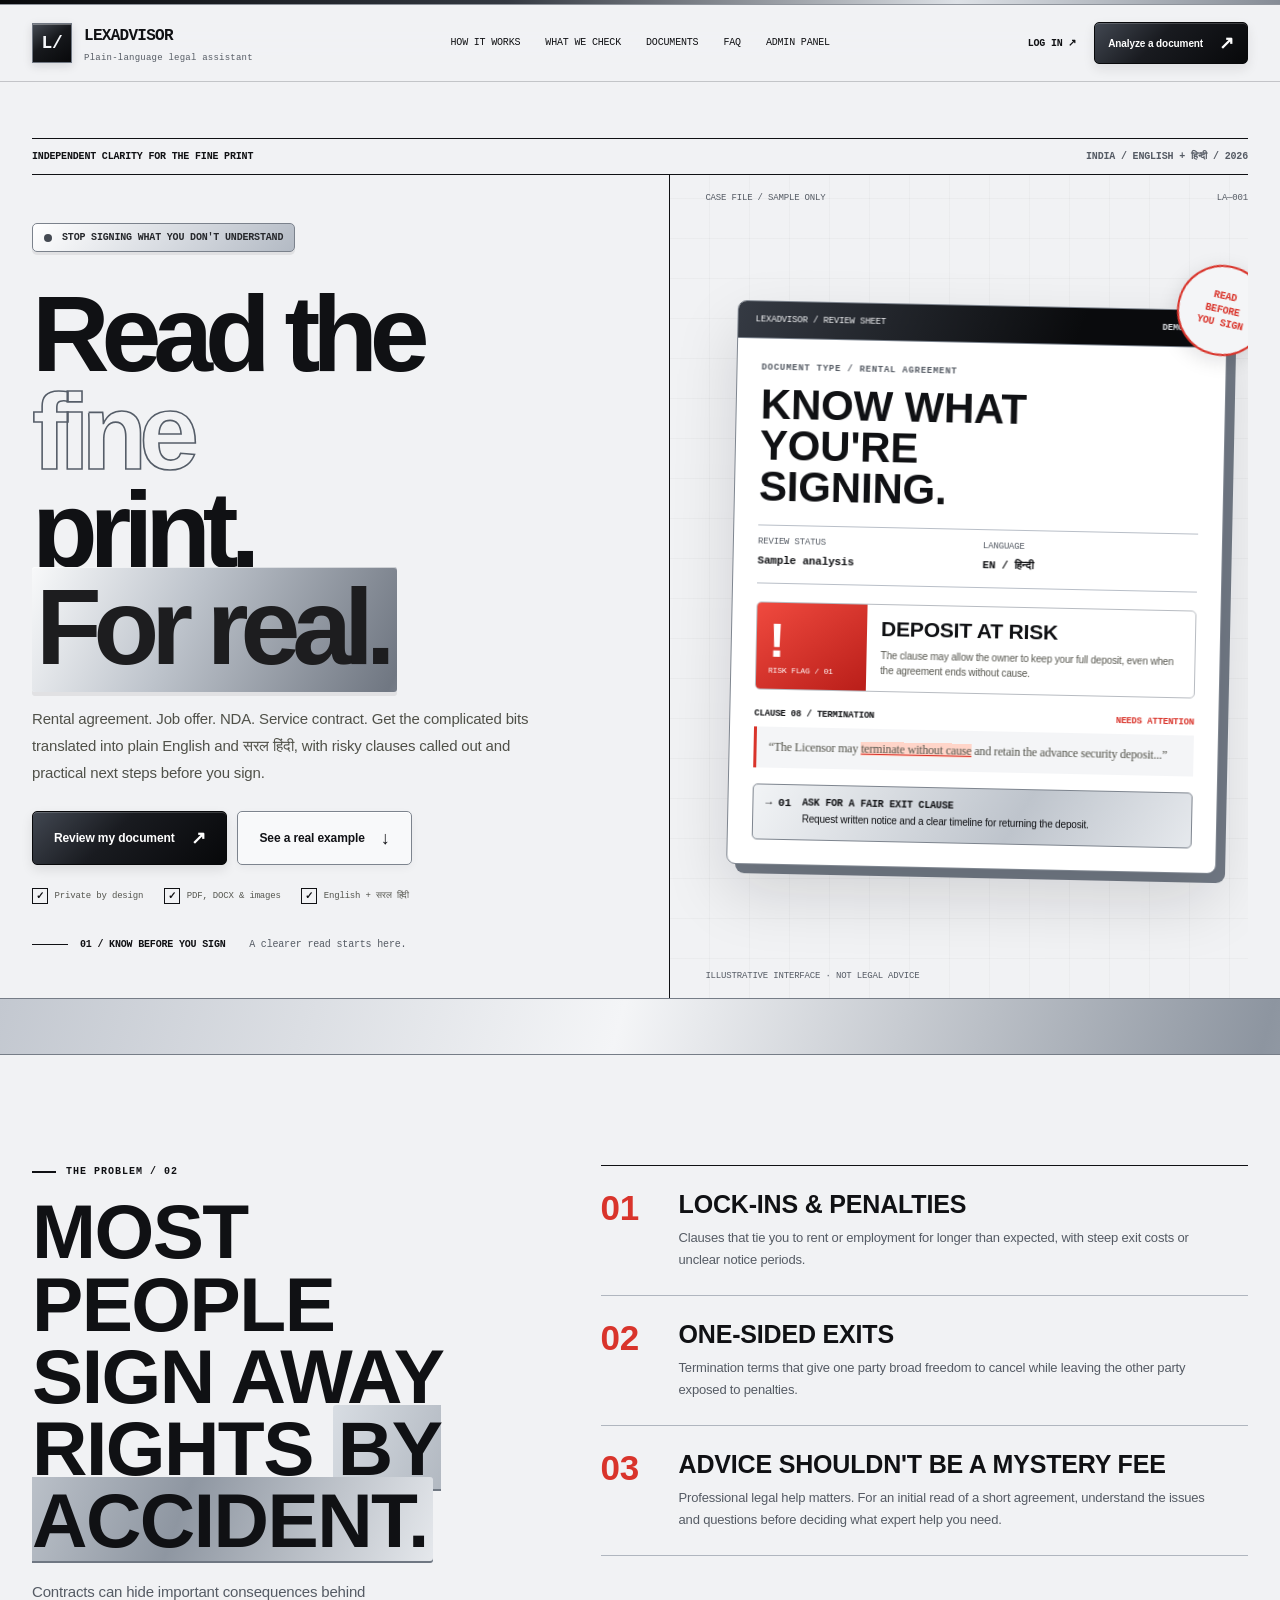
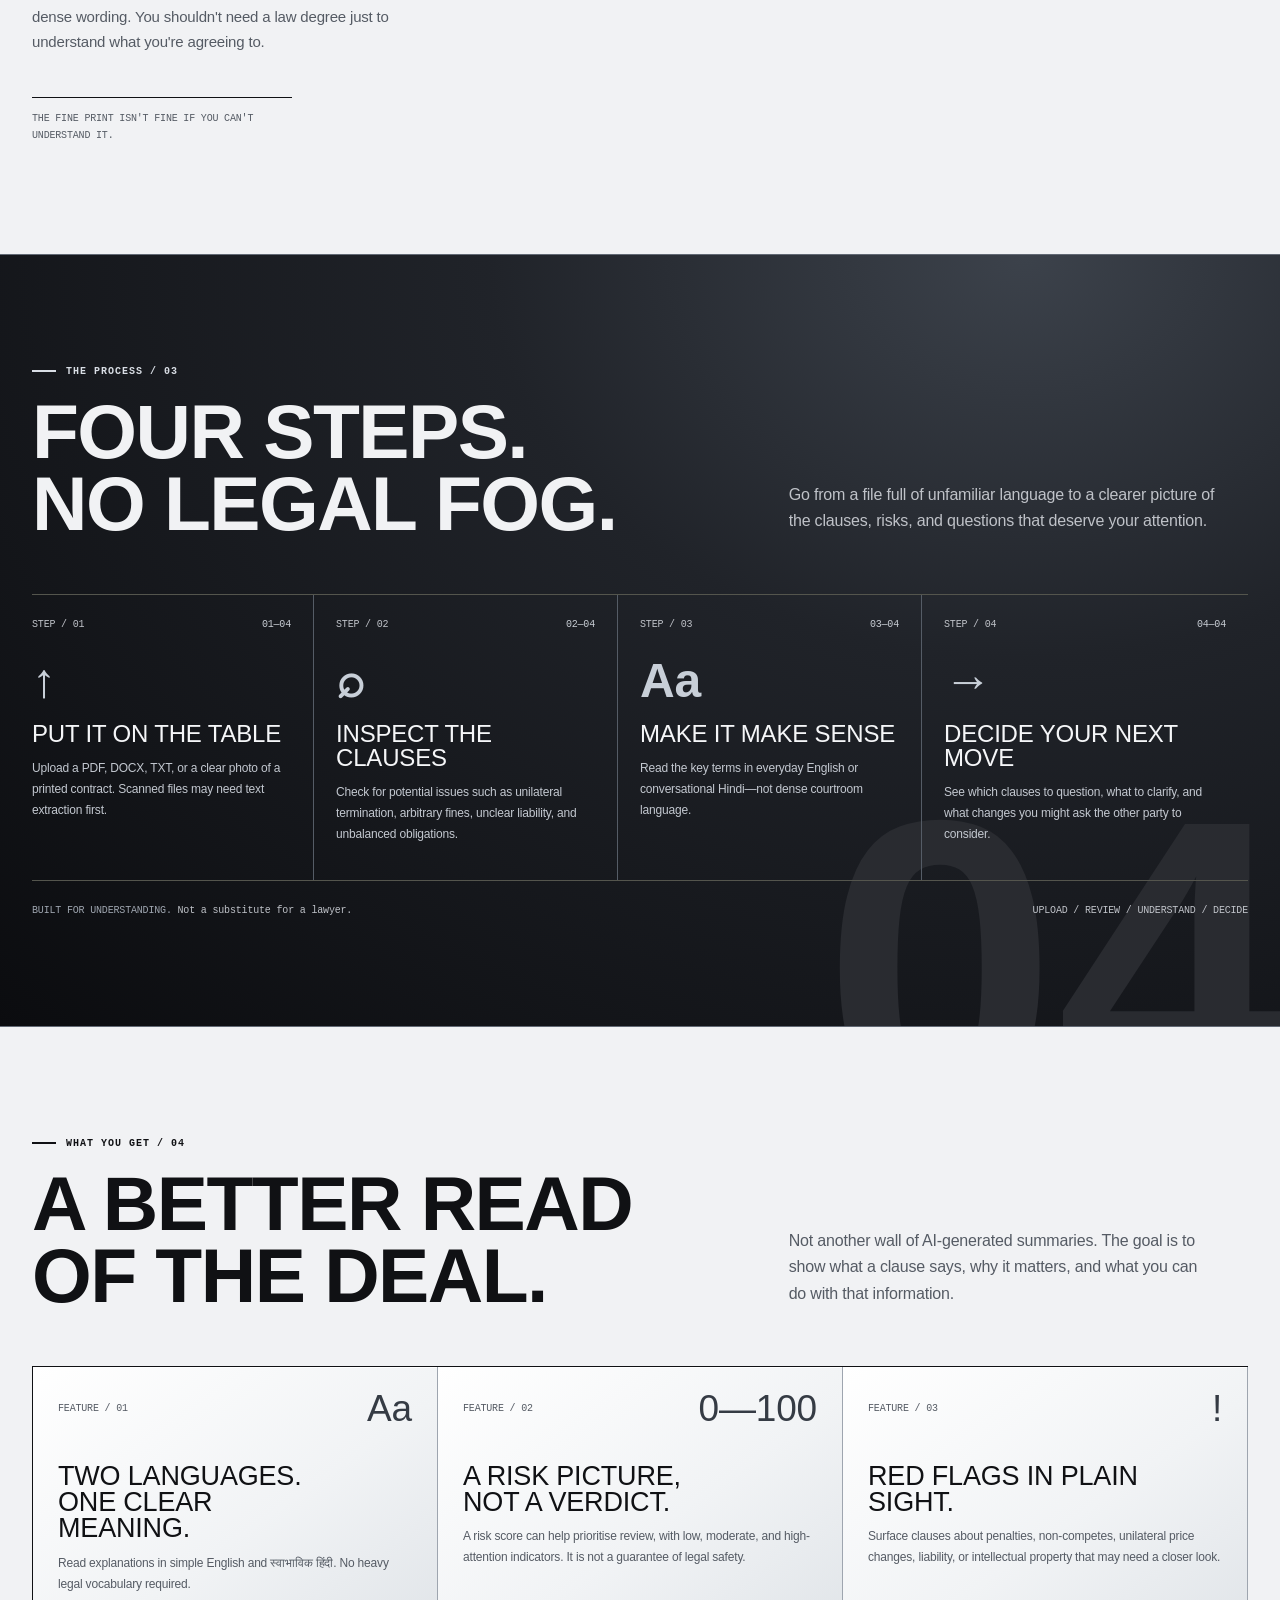
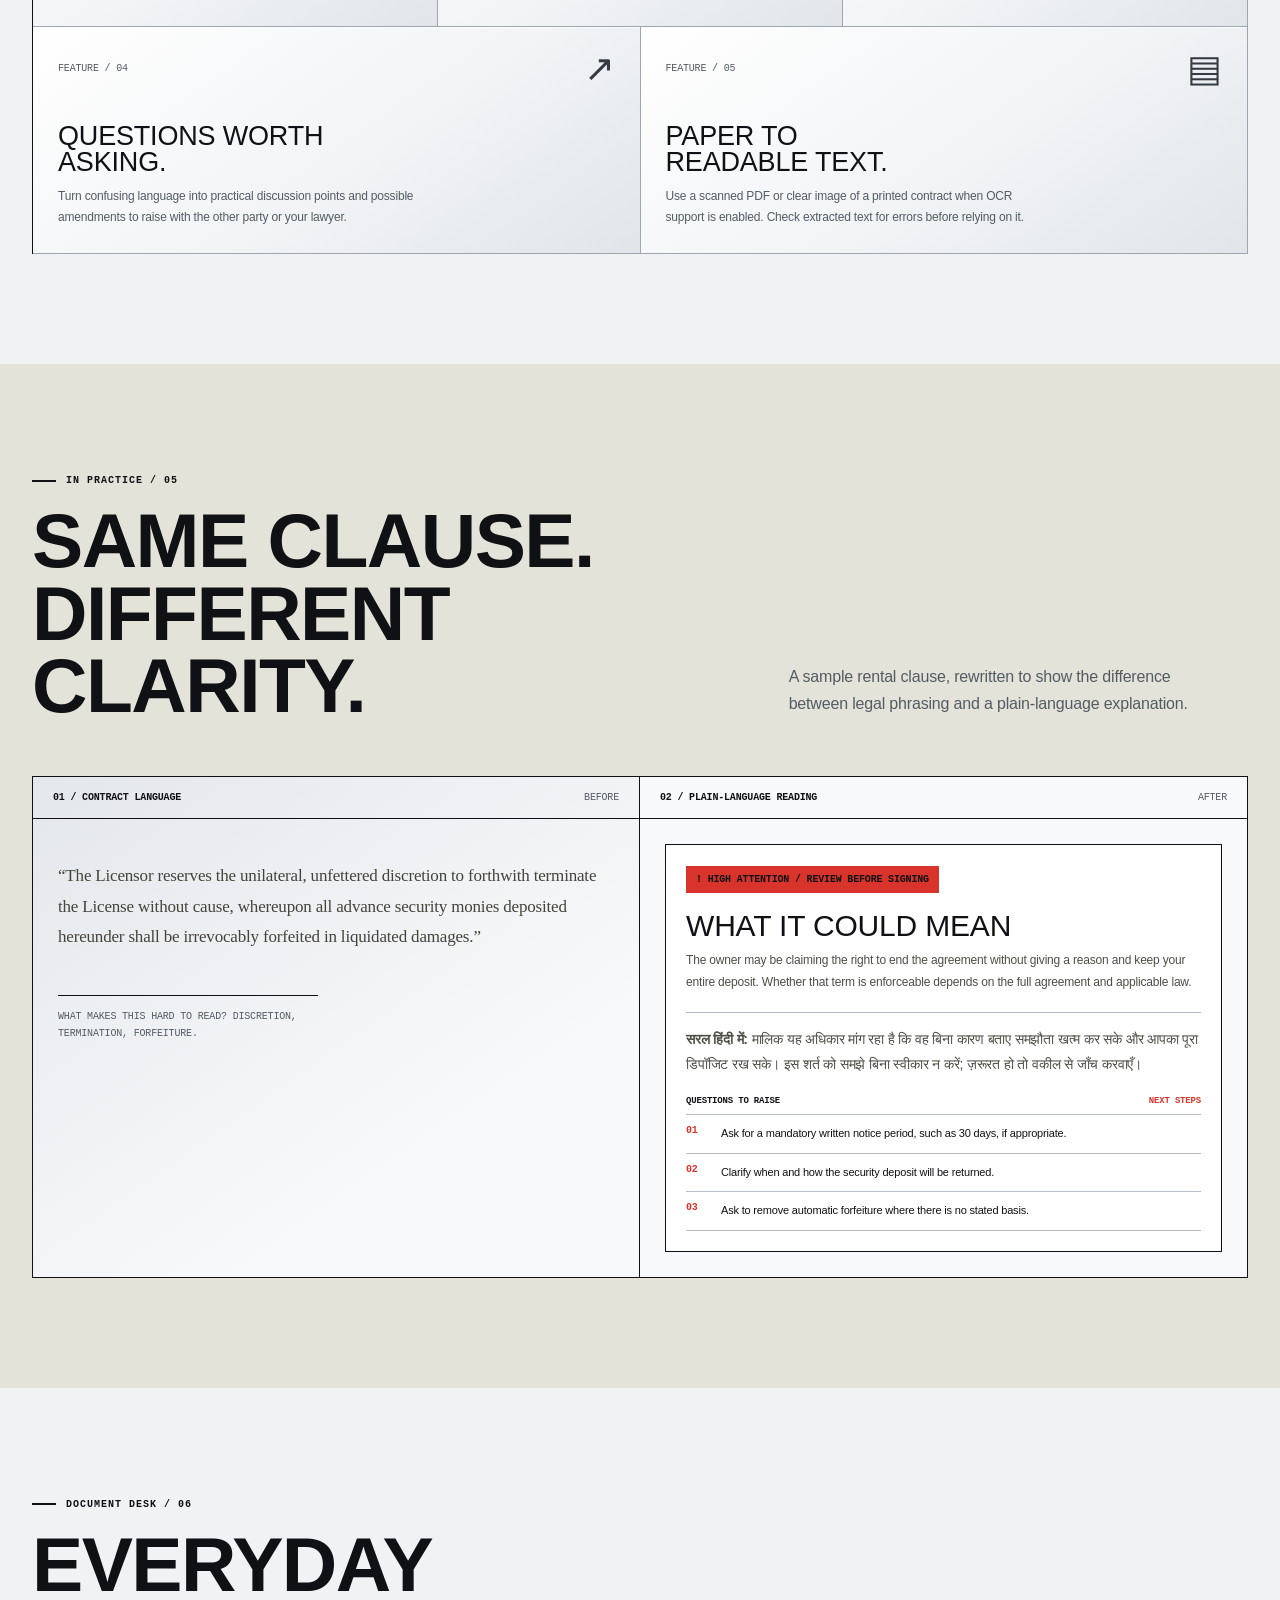
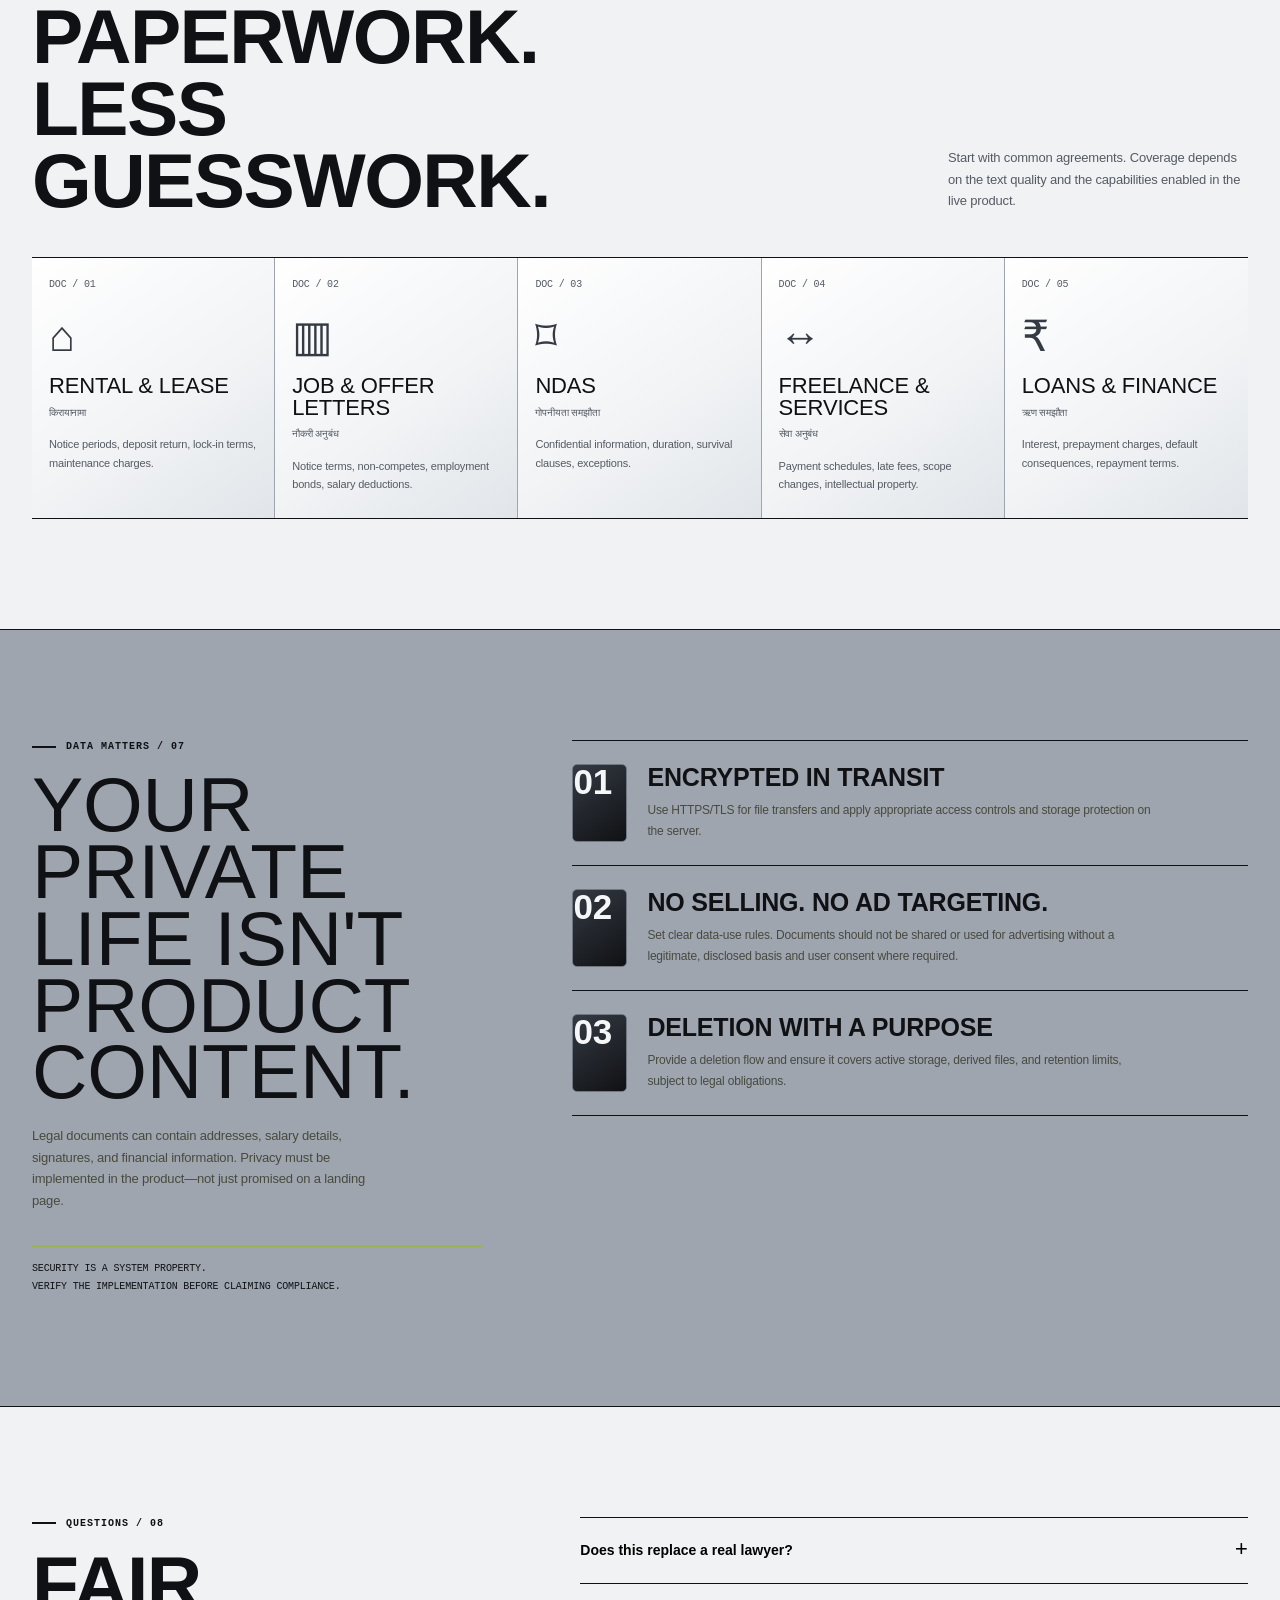
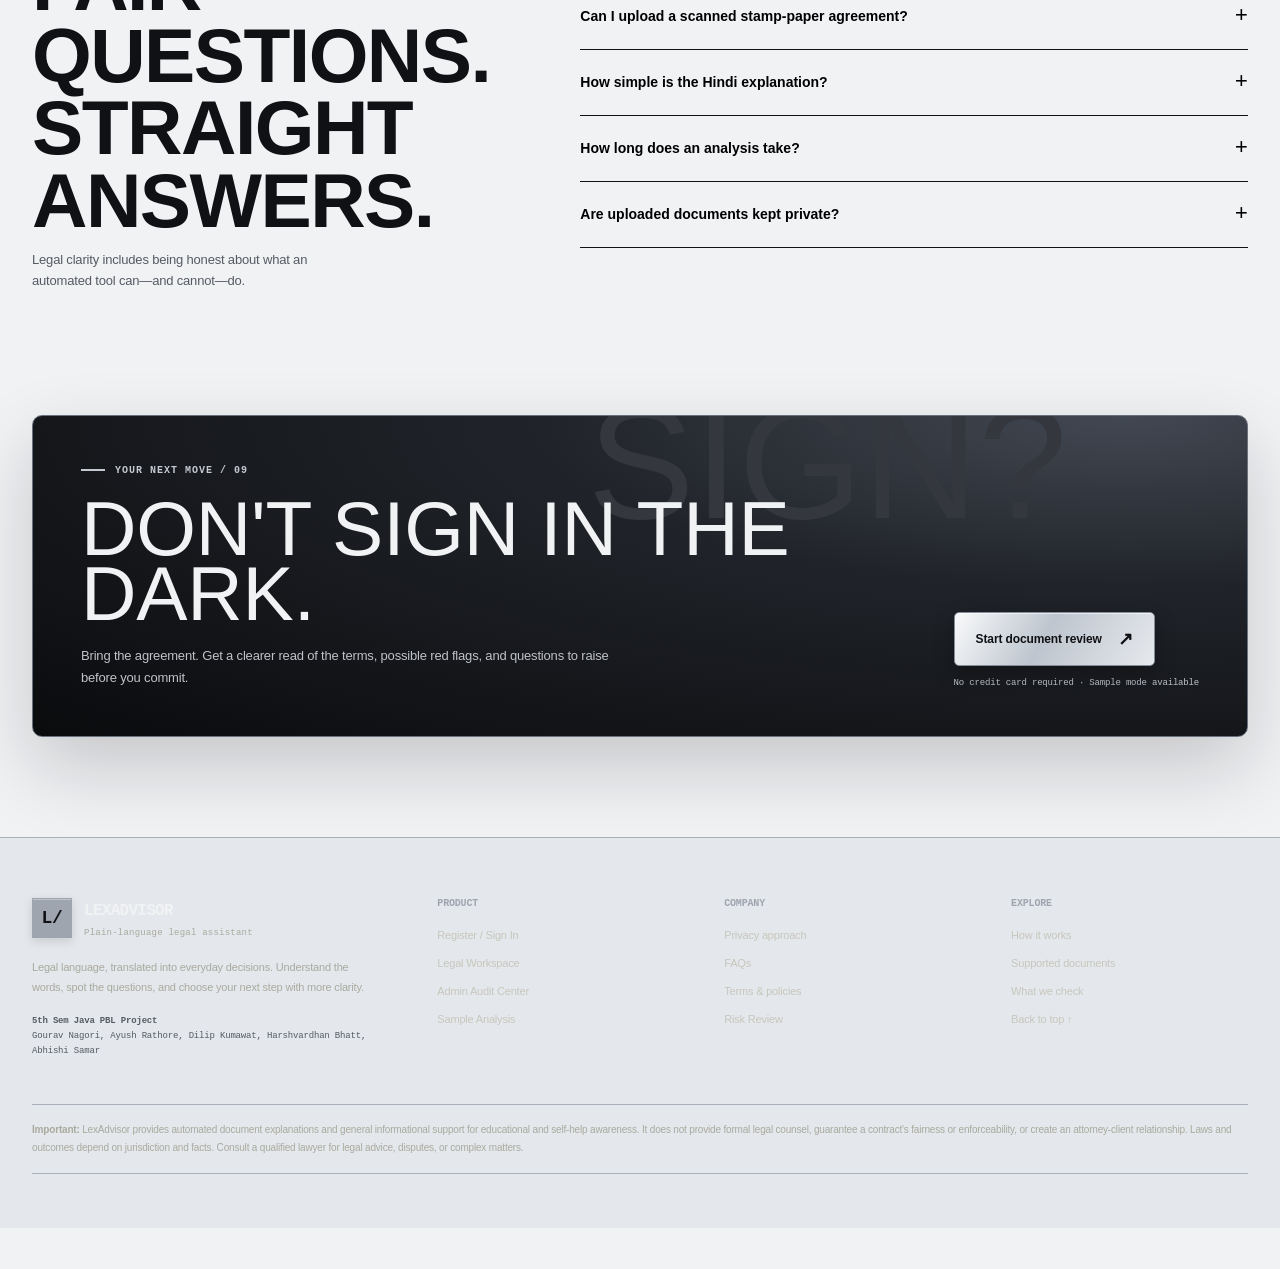
<file: src/main/resources/static/index.html>
<!DOCTYPE html>
<html lang="en">
<head>
<meta charset="UTF-8">
<meta name="viewport" content="width=device-width, initial-scale=1.0">
<meta name="theme-color" content="#111214">
<meta name="description" content="Understand legal documents in plain English and simple Hindi before you sign.">
<title>LexAdvisor — Read the Fine Print. For Real.</title>
<style>
/* System-first typography inspired by Apple's restrained product pages; no external font dependency. */
:root{--paper:#f4f5f7;--white:#ffffff;--ink:#1d1d1f;--muted:#686a70;--line:#d5d7db;--metal:#b8bec6;--metal-light:#e3e6ea;--metal-dark:#535861;--red:#c83d32;--mono:ui-monospace,'SFMono-Regular',SF Mono,Menlo,Consolas,monospace;--sans:-apple-system,BlinkMacSystemFont,'SF Pro Text','SF Pro Display','Helvetica Neue',Arial,sans-serif;--display:-apple-system,BlinkMacSystemFont,'SF Pro Display','SF Pro Text','Helvetica Neue',Arial,sans-serif;--max:1240px}
*{box-sizing:border-box}html{scroll-behavior:smooth;scroll-padding-top:82px}body{margin:0;background:var(--paper);color:var(--ink);font:15px/1.65 var(--sans);-webkit-font-smoothing:antialiased}a{color:inherit;text-decoration:none}button,input{font:inherit}button,a{-webkit-tap-highlight-color:transparent}button{cursor:pointer}.wrap{width:min(var(--max),calc(100% - 64px));margin:auto}.mono{font-family:var(--mono)}.eyebrow{display:flex;align-items:center;gap:10px;font:600 10px/1.3 var(--mono);text-transform:uppercase;letter-spacing:.1em}.eyebrow:before{content:'';width:24px;height:2px;background:currentColor}.section{padding:110px 0}.section-head{display:grid;grid-template-columns:1fr .65fr;gap:50px;align-items:end;margin-bottom:55px}.section-head h2,.problem-intro h2,.faq-intro h2{font:800 clamp(3rem,6vw,6rem)/.94 var(--display);letter-spacing:-.02em;text-transform:uppercase;margin:17px 0 0;max-width:780px}.section-head p{color:var(--muted);max-width:430px;margin:0 0 4px;font-size:16px}.btn{display:inline-flex;align-items:center;justify-content:center;gap:16px;min-height:54px;padding:0 21px;background:var(--metal);color:var(--ink);border:1px solid var(--ink);font:700 12px var(--mono);text-transform:uppercase;letter-spacing:.015em;transition:background .18s,transform .18s}.btn:hover{background:#aeb5be;transform:translate(-2px,-2px);box-shadow:3px 3px 0 var(--ink)}.btn-dark{background:var(--ink);color:var(--paper)}.btn-dark:hover{background:#34352f}.btn-outline{background:transparent}.btn-outline:hover{background:var(--white)}.arrow{font-size:18px;line-height:1}.top-rule{height:7px;background:var(--metal);border-bottom:1px solid var(--ink)}
/* navigation */
.header{position:sticky;top:0;z-index:50;background:var(--paper);border-bottom:1px solid var(--ink)}.nav{height:76px;display:flex;align-items:center;justify-content:space-between;gap:25px}.brand{display:flex;align-items:center;gap:12px;min-width:210px}.brand-mark{display:grid;place-items:center;width:40px;height:40px;background:var(--ink);color:var(--metal);font:700 18px var(--mono);border:1px solid var(--ink)}.brand-name{font:700 16px/1 var(--mono);letter-spacing:-.045em;text-transform:uppercase}.brand-tag{display:block;margin-top:5px;color:var(--muted);font:9px var(--mono);letter-spacing:.025em}.nav-links{display:flex;align-items:center;gap:25px;font:500 10px var(--mono);text-transform:uppercase}.nav-links a{padding:8px 0;border-bottom:1px solid transparent}.nav-links a:hover{border-color:var(--ink)}.nav-actions{display:flex;align-items:center;gap:18px}.login{font:600 10px var(--mono);text-transform:uppercase}.nav-cta{min-height:42px;padding:0 13px;font-size:10px}.menu-toggle{display:none;width:42px;height:42px;background:transparent;border:1px solid var(--ink);font-size:21px}
/* hero */
.hero{padding:56px 0 0}.hero-topline{display:flex;justify-content:space-between;align-items:center;border-top:1px solid var(--ink);border-bottom:1px solid var(--ink);padding:12px 0;font:600 10px var(--mono);text-transform:uppercase}.hero-topline span:last-child{color:var(--muted)}.hero-grid{display:grid;grid-template-columns:1.05fr .95fr;min-height:590px}.hero-copy{padding:48px 40px 48px 0;border-right:1px solid var(--ink);display:flex;flex-direction:column;align-items:flex-start}.hero-badge{display:inline-flex;align-items:center;gap:10px;background:var(--metal);padding:8px 11px;font:700 10px var(--mono);text-transform:uppercase;border:1px solid var(--ink)}.hero-badge i{width:8px;height:8px;background:var(--ink);display:block}.hero h1{font:800 clamp(4.3rem,8.4vw,8.4rem)/.86 var(--display);letter-spacing:-.065em;text-transform:none;margin:34px 0 28px;max-width:760px}.hero h1 span{display:block}.hero h1 .outline-word{color:transparent;-webkit-text-stroke:1.5px var(--ink)}.hero h1 .metal-word{display:inline;background:var(--metal);padding:0 8px 4px 3px;width:max-content}.hero-desc{font-size:15px;line-height:1.8;max-width:510px;color:#505149;margin:0 0 25px}.hero-actions{display:flex;gap:10px;flex-wrap:wrap}.trust-row{display:flex;gap:14px 20px;flex-wrap:wrap;margin-top:23px;font:9px var(--mono);color:#55564f}.trust-row span{display:flex;align-items:center;gap:7px}.trust-row b{display:grid;place-items:center;width:16px;height:16px;border:1px solid var(--ink);font-size:10px;color:var(--ink)}.hero-index{margin-top:auto;padding-top:35px;display:flex;align-items:center;gap:12px;font:10px var(--mono);color:var(--muted)}.hero-index strong{color:var(--ink)}.hero-index:before{content:'';width:36px;height:1px;background:var(--ink)}
/* actual-looking contract artifact */
.hero-art{position:relative;padding:34px 0 34px 35px;display:flex;align-items:center;justify-content:center;overflow:hidden;background:repeating-linear-gradient(0deg,transparent,transparent 39px,rgba(23,24,21,.055) 40px),repeating-linear-gradient(90deg,transparent,transparent 39px,rgba(23,24,21,.055) 40px)}.artifact-label{position:absolute;top:18px;left:35px;right:0;display:flex;justify-content:space-between;font:9px var(--mono);text-transform:uppercase;color:var(--muted)}.case-file{position:relative;width:min(100%,490px);background:var(--white);border:1px solid var(--ink);box-shadow:9px 9px 0 var(--ink);transform:rotate(1.2deg)}.case-head{display:flex;justify-content:space-between;align-items:center;padding:13px 17px;background:var(--ink);color:var(--paper);font:9px var(--mono);text-transform:uppercase}.case-head strong{color:var(--metal);font-weight:600}.case-body{padding:24px}.case-kicker{font:600 9px var(--mono);text-transform:uppercase;color:var(--muted);letter-spacing:.08em}.case-title{font:800 42px/.98 var(--display);text-transform:uppercase;max-width:320px;margin:11px 0 18px}.case-meta{display:grid;grid-template-columns:1fr 1fr;border-top:1px solid var(--line);border-bottom:1px solid var(--line);padding:11px 0;gap:10px}.case-meta span{display:block;font:9px var(--mono);color:var(--muted);text-transform:uppercase}.case-meta b{font:600 11px var(--mono)}.case-risk{display:grid;grid-template-columns:110px 1fr;border:1px solid var(--ink);margin-top:18px}.risk-number{background:var(--red);color:var(--ink);padding:14px 12px;display:flex;flex-direction:column;justify-content:space-between}.risk-number strong{font:800 49px/.95 var(--display)}.risk-number span{font:8px var(--mono);text-transform:uppercase}.risk-copy{padding:13px 14px}.risk-copy strong{display:block;font:750 21px/1.02 var(--display);text-transform:uppercase}.risk-copy p{font-size:10px;line-height:1.5;margin:8px 0 0;color:#57574f}.clause-label{display:flex;justify-content:space-between;margin:19px 0 8px;font:600 9px var(--mono);text-transform:uppercase}.clause-label span:last-child{color:var(--red)}.clause-copy{font:12px/1.8 Georgia,serif;color:#515148;border-left:3px solid var(--red);padding:10px 12px;background:#f0f1f3}.mark-red{background:#ffd5c9;text-decoration:underline;text-decoration-color:var(--red);text-decoration-thickness:1px}.case-action{display:flex;align-items:flex-start;gap:11px;margin-top:16px;padding:12px;background:var(--metal);border:1px solid var(--ink)}.case-action .action-num{font:700 11px var(--mono)}.case-action p{font-size:10px;line-height:1.55;margin:0}.case-action b{display:block;font:700 10px var(--mono);text-transform:uppercase;margin-bottom:3px}.stamp{position:absolute;right:-20px;top:90px;width:91px;height:91px;border:2px solid var(--red);border-radius:50%;display:grid;place-items:center;text-align:center;background:var(--paper);color:var(--red);font:700 10px/1.35 var(--mono);transform:rotate(12deg)}.artifact-foot{position:absolute;bottom:17px;left:35px;font:9px var(--mono);text-transform:uppercase;color:var(--muted)}
/* ticker */
.ticker{overflow:hidden;background:var(--metal);border-top:1px solid var(--ink);border-bottom:1px solid var(--ink)}.ticker-track{display:flex;align-items:center;justify-content:space-between;gap:30px;min-height:55px;white-space:nowrap;font:700 11px var(--mono);text-transform:uppercase}.ticker-track span{display:flex;align-items:center;gap:25px}.ticker-track i{font-style:normal;font-size:17px}
/* problem */
.problem-grid{display:grid;grid-template-columns:.85fr 1.15fr;gap:90px}.problem-intro{position:relative}.problem-intro h2 em{font-style:normal;background:var(--metal);padding:0 5px}.problem-intro p{max-width:370px;color:var(--muted);margin:24px 0 0}.side-note{margin-top:42px;padding-top:12px;border-top:1px solid var(--ink);font:10px/1.7 var(--mono);color:var(--muted);max-width:260px}.problem-list{border-top:1px solid var(--ink)}.problem-row{display:grid;grid-template-columns:58px 1fr;gap:20px;padding:25px 0;border-bottom:1px solid var(--ink)}.problem-number{font:800 35px/.95 var(--display);color:var(--red)}.problem-row h3{font:750 25px/1.08 var(--display);text-transform:uppercase;margin:0 0 9px}.problem-row p{margin:0;color:var(--muted);font-size:13px;max-width:530px}
/* process */
.process-section{background:var(--ink);color:var(--paper);position:relative;overflow:hidden}.process-section:after{content:'04';position:absolute;right:-10px;bottom:-110px;font:800 420px/.8 var(--display);color:#24251f;pointer-events:none}.process-section .section-head{position:relative;z-index:1}.process-section .eyebrow{color:var(--metal)}.process-section .section-head p{color:#bfc2c8}.process-grid{position:relative;z-index:1;display:grid;grid-template-columns:repeat(4,1fr);border-top:1px solid #54554d;border-bottom:1px solid #54554d}.process-card{padding:24px 22px 30px 0;border-right:1px solid #54554d;margin-right:22px;min-height:285px;display:flex;flex-direction:column}.process-card:last-child{border-right:0;margin-right:0}.step-top{display:flex;align-items:center;justify-content:space-between;font:10px var(--mono);color:#bfc2c8}.step-top b{font-weight:500;color:var(--metal)}.step-symbol{font:750 48px/.98 var(--display);color:var(--metal);margin:27px 0 18px}.process-card h3{font:normal 24px/1 var(--display);text-transform:uppercase;margin:0 0 12px}.process-card p{font-size:12px;color:#bfc2c8;line-height:1.75;margin:0}.process-foot{position:relative;z-index:1;display:flex;justify-content:space-between;gap:20px;align-items:center;margin-top:24px;font:10px var(--mono);color:#bfc2c8}.process-foot strong{color:var(--metal);font-weight:500}
/* features */
.features-grid{display:grid;grid-template-columns:repeat(6,1fr);border-top:1px solid var(--ink);border-left:1px solid var(--ink)}.feature-card{grid-column:span 2;min-height:260px;padding:25px;border-right:1px solid var(--ink);border-bottom:1px solid var(--ink);display:flex;flex-direction:column;transition:background .2s}.feature-card:nth-child(4),.feature-card:nth-child(5){grid-column:span 3;min-height:220px}.feature-card:hover{background:var(--metal)}.feature-top{display:flex;justify-content:space-between;align-items:center;font:10px var(--mono);color:var(--muted)}.feature-glyph{font:normal 37px/.9 var(--display);color:var(--red)}.feature-card h3{font:normal 27px/.98 var(--display);text-transform:uppercase;margin:37px 0 11px;max-width:280px}.feature-card p{font-size:12px;color:var(--muted);line-height:1.75;margin:0;max-width:360px}.feature-card:hover p{color:#33342d}
/* example */
.example-section{background:#e4e3d9}.example-grid{display:grid;grid-template-columns:1fr 1fr;border:1px solid var(--ink)}.example-side{min-width:0}.example-side:first-child{border-right:1px solid var(--ink)}.example-head{padding:15px 20px;display:flex;align-items:center;justify-content:space-between;border-bottom:1px solid var(--ink);font:700 10px var(--mono);text-transform:uppercase}.example-head span:last-child{color:var(--muted);font-weight:400}.example-content{padding:25px}.legal-quote{font:17px/1.8 Georgia,serif;color:#44443c}.legal-quote mark{background:#ffcbbd;color:var(--ink)}.translated{border:1px solid var(--ink);background:var(--white);padding:20px}.verdict{display:inline-flex;gap:8px;align-items:center;background:var(--red);padding:8px 10px;font:700 10px var(--mono);text-transform:uppercase;margin-bottom:18px}.translated h3{font:normal 30px/.98 var(--display);text-transform:uppercase;margin:0 0 10px}.translated p{font-size:12px;line-height:1.8;margin:0 0 18px;color:#4e4e46}.translated .hindi{border-top:1px solid var(--line);padding-top:14px;font-size:14px}.action-list{list-style:none;margin:0;padding:0;border-top:1px solid var(--line)}.action-list li{display:grid;grid-template-columns:25px 1fr;gap:10px;padding:10px 0;border-bottom:1px solid var(--line);font-size:11px;line-height:1.6}.action-list b{font:700 10px var(--mono);color:var(--red)}
/* document types */
.docs-top{display:flex;justify-content:space-between;align-items:end;gap:30px;margin-bottom:40px}.docs-top .section-head{display:block;margin:0}.docs-top .section-head h2{max-width:690px}.docs-top>p{max-width:300px;color:var(--muted);font-size:13px;margin:0 0 5px}.docs-grid{display:grid;grid-template-columns:repeat(5,1fr);border-top:1px solid var(--ink);border-bottom:1px solid var(--ink)}.doc-type{padding:21px 17px 24px;border-right:1px solid var(--ink);min-height:255px;display:flex;flex-direction:column;transition:background .18s}.doc-type:last-child{border-right:0}.doc-type:hover{background:var(--metal)}.doc-index{font:10px var(--mono);color:var(--muted)}.doc-glyph{font:normal 43px/.9 var(--display);margin:27px 0 20px}.doc-type h3{font:normal 22px/.98 var(--display);text-transform:uppercase;margin:0 0 8px}.doc-type .hindi{font-size:10px;color:var(--muted);margin-bottom:14px}.doc-type p{font-size:11px;line-height:1.7;color:var(--muted);margin:0}
/* privacy */
.privacy-section{background:var(--metal);border-top:1px solid var(--ink);border-bottom:1px solid var(--ink)}.privacy-layout{display:grid;grid-template-columns:.8fr 1.2fr;gap:90px}.privacy-intro h2{font:normal clamp(3rem,6vw,5.7rem)/.87 var(--display);text-transform:uppercase;margin:18px 0 20px}.privacy-intro p{max-width:350px;font-size:13px;color:#484a3e}.privacy-code{margin-top:35px;padding-top:13px;border-top:1px solid #9cae50;font:10px/1.8 var(--mono)}.privacy-list{border-top:1px solid var(--ink)}.privacy-row{display:grid;grid-template-columns:55px 1fr;gap:20px;padding:23px 0;border-bottom:1px solid var(--ink)}.privacy-icon{font:800 35px/.95 var(--display)}.privacy-row h3{font:750 25px/1.08 var(--display);text-transform:uppercase;margin:0 0 9px}.privacy-row p{font-size:12px;line-height:1.75;color:#484a3e;margin:0;max-width:510px}
/* faq */
.faq-grid{display:grid;grid-template-columns:.7fr 1.3fr;gap:90px}.faq-intro p{max-width:300px;color:var(--muted);font-size:13px}.faq-list{border-top:1px solid var(--ink)}.faq-item{border-bottom:1px solid var(--ink)}.faq-question{width:100%;background:transparent;border:0;padding:20px 0;display:flex;justify-content:space-between;align-items:center;gap:20px;text-align:left;font:600 14px var(--sans)}.faq-question span:last-child{font:normal 22px var(--mono);transition:transform .2s}.faq-answer{display:none;max-width:650px;color:var(--muted);font-size:13px;padding:0 35px 20px 0}.faq-item.open .faq-answer{display:block}.faq-item.open .faq-question span:last-child{transform:rotate(45deg)}
/* CTA/footer */
.cta-section{padding:0 0 100px}.cta-panel{background:var(--ink);color:var(--paper);padding:48px;display:grid;grid-template-columns:1fr auto;gap:35px;align-items:end;position:relative;overflow:hidden}.cta-panel:after{content:'SIGN?';position:absolute;right:180px;top:-25px;font:normal 160px/.9 var(--display);color:#24251f;pointer-events:none}.cta-copy,.cta-actions{position:relative;z-index:1}.cta-copy .eyebrow{color:var(--metal)}.cta-copy h2{font:normal clamp(3rem,6vw,5.7rem)/.85 var(--display);text-transform:uppercase;max-width:760px;margin:19px 0}.cta-copy p{font-size:13px;color:#bfc2c8;max-width:530px;margin:0}.cta-actions{display:flex;flex-direction:column;align-items:flex-start;gap:12px}.cta-actions small{font:9px var(--mono);color:#bfc2c8}.footer{background:#171815;color:var(--paper);padding:60px 0 24px}.footer-grid{display:grid;grid-template-columns:1.5fr 1fr 1fr 1fr;gap:50px;padding-bottom:45px}.footer .brand-mark{background:var(--metal);color:var(--ink);border-color:var(--metal)}.footer .brand-tag{color:#a9aa9f}.footer-about p{max-width:340px;color:#a9aa9f;font-size:11px;line-height:1.8;margin-top:20px}.footer-col h4{font:600 10px var(--mono);text-transform:uppercase;color:var(--metal);margin:0 0 17px}.footer-col a{display:block;color:#c7c7bd;font-size:11px;margin:10px 0}.footer-col a:hover{color:var(--metal)}.footer-disclaimer{border-top:1px solid #41423b;border-bottom:1px solid #41423b;padding:16px 0;font-size:10px;line-height:1.8;color:#a9aa9f}.footer-bottom{display:flex;justify-content:space-between;gap:20px;padding-top:20px;font:9px var(--mono);color:#a9aa9f}.footer-bottom a{margin-left:15px}
/* upload modal */
.modal-backdrop{position:fixed;inset:0;z-index:100;display:none;align-items:center;justify-content:center;padding:20px;background:rgba(23,24,21,.78)}.modal-backdrop.show{display:flex}.modal{width:min(540px,100%);max-height:90vh;overflow:auto;background:var(--paper);border:1px solid var(--ink);box-shadow:8px 8px 0 var(--metal);padding:28px}.modal-top{display:flex;justify-content:space-between;gap:20px}.modal-top h2{font:normal 38px/.9 var(--display);text-transform:uppercase;margin:0}.modal-top p{font-size:12px;color:var(--muted);margin:10px 0 22px}.modal-close{width:36px;height:36px;background:transparent;border:1px solid var(--ink);font-size:20px;flex-shrink:0}.dropzone{display:flex;flex-direction:column;align-items:center;justify-content:center;gap:9px;min-height:185px;text-align:center;padding:22px;border:1px dashed var(--ink);background:var(--white);transition:background .2s}.dropzone.dragover{background:var(--metal)}.dropzone .glyph{font:normal 40px/.9 var(--display)}.dropzone strong{font:600 13px var(--mono);text-transform:uppercase}.dropzone p{font-size:11px;color:var(--muted);margin:0}.dropzone .btn{min-height:42px;margin-top:5px}.file-status{font:10px var(--mono);color:#285e23;margin-top:12px;overflow-wrap:anywhere}.modal-hint{font-size:10px;line-height:1.7;color:var(--muted);margin:17px 0 0}.modal-submit{width:100%;margin-top:18px}.sample-banner{display:none;background:var(--metal);border:1px solid var(--ink);padding:13px;margin-top:13px;font-size:11px;line-height:1.7}.sample-banner.show{display:block}
@media(max-width:1050px){.nav-links{gap:14px}.nav-actions{gap:12px}.hero h1{font-size:clamp(4rem,7.8vw,7rem)}.hero-grid{grid-template-columns:1fr 1fr}.case-body{padding:19px}.case-title{font-size:36px}.problem-grid,.privacy-layout{gap:50px}.docs-grid{grid-template-columns:repeat(3,1fr)}.doc-type{border-bottom:1px solid var(--ink)}.doc-type:nth-child(3){border-right:0}.doc-type:nth-child(4),.doc-type:nth-child(5){border-bottom:0}.doc-type:nth-child(4){grid-column:1/2}.doc-type:nth-child(5){grid-column:2/4}.cta-panel:after{right:110px}}
@media(max-width:780px){.wrap{width:calc(100% - 36px)}.section{padding:78px 0}.nav{height:68px}.brand{min-width:0}.menu-toggle{display:block}.nav-links{display:none;position:absolute;top:68px;left:0;right:0;background:var(--paper);padding:15px 20px 20px;border-bottom:1px solid var(--ink);flex-direction:column;align-items:stretch;gap:0}.nav-links.open{display:flex}.nav-links a{padding:13px 0;border-bottom:1px solid var(--line)}.nav-actions{margin-left:auto}.login{display:none}.nav-cta{min-height:40px;padding:0 10px;font-size:9px}.hero{padding-top:28px}.hero-topline{font-size:8px}.hero-grid{grid-template-columns:1fr}.hero-copy{padding:37px 0 30px;border-right:0;border-bottom:1px solid var(--ink)}.hero h1{font-size:clamp(4.4rem,15vw,7.2rem);margin:29px 0 25px}.hero-desc{font-size:14px}.hero-art{min-height:540px;padding:48px 10px}.artifact-label{left:10px;right:10px}.artifact-foot{left:10px}.case-file{max-width:480px}.stamp{right:-5px;top:70px}.hero-index{margin-top:28px}.section-head{grid-template-columns:1fr;gap:20px;margin-bottom:36px}.section-head h2,.problem-intro h2,.faq-intro h2{font-size:clamp(3rem,10vw,5rem)}.problem-grid,.privacy-layout,.faq-grid{grid-template-columns:1fr;gap:35px}.side-note{margin-top:25px}.process-grid{grid-template-columns:1fr 1fr}.process-card{min-height:250px;padding:22px 18px 22px 0;margin-right:18px;border-bottom:1px solid #54554d}.process-card:nth-child(2){border-right:0;margin-right:0;padding-right:0}.process-card:nth-child(3),.process-card:nth-child(4){border-bottom:0}.process-card:nth-child(4){border-right:0;margin-right:0;padding-right:0}.process-section:after{font-size:280px;bottom:-65px}.features-grid{grid-template-columns:1fr 1fr}.feature-card,.feature-card:nth-child(4),.feature-card:nth-child(5){grid-column:span 1;min-height:250px;padding:18px}.feature-card h3{font-size:24px;margin-top:28px}.feature-card:last-child{grid-column:1/-1;min-height:200px}.example-grid{grid-template-columns:1fr}.example-side:first-child{border-right:0;border-bottom:1px solid var(--ink)}.docs-top{align-items:flex-start;flex-direction:column}.docs-grid{grid-template-columns:1fr 1fr}.doc-type,.doc-type:nth-child(3),.doc-type:nth-child(4),.doc-type:nth-child(5){grid-column:auto;border-right:1px solid var(--ink);border-bottom:1px solid var(--ink);min-height:220px}.doc-type:nth-child(2n){border-right:0}.doc-type:last-child{grid-column:1/-1;border-right:0;border-bottom:0;min-height:170px}.privacy-layout{gap:30px}.cta-section{padding-bottom:65px}.cta-panel{grid-template-columns:1fr;padding:30px 24px;gap:28px}.cta-panel:after{right:-20px;top:15px;font-size:105px}.cta-actions{width:100%}.cta-actions .btn{width:100%}.footer-grid{grid-template-columns:1fr 1fr;gap:32px 22px}.footer-about{grid-column:1/-1}.footer-bottom{flex-direction:column;gap:10px}.footer-bottom a{margin:0 12px 0 0}}
@media(max-width:430px){.wrap{width:calc(100% - 28px)}.brand-mark{width:34px;height:34px;font-size:15px}.brand-name{font-size:13px}.brand-tag{font-size:8px}.nav-cta{max-width:140px;white-space:normal;line-height:1.25;padding:6px 8px}.hero-topline span:last-child{display:none}.hero h1{font-size:clamp(3.7rem,17vw,5rem)}.hero-actions .btn{width:100%}.trust-row{gap:9px 12px}.hero-art{min-height:465px;padding:45px 5px}.case-body{padding:14px}.case-title{font-size:32px}.case-meta{gap:7px}.case-risk{grid-template-columns:85px 1fr}.risk-number strong{font-size:41px}.risk-copy strong{font-size:18px}.clause-copy{font-size:11px}.stamp{width:72px;height:72px;font-size:8px;right:0;top:63px}.artifact-label{font-size:8px}.process-grid{grid-template-columns:1fr}.process-card,.process-card:nth-child(2),.process-card:nth-child(3),.process-card:nth-child(4){min-height:0;border-right:0;border-bottom:1px solid #54554d;margin:0;padding:22px 0}.process-card:last-child{border-bottom:0}.step-symbol{margin:15px 0}.features-grid{grid-template-columns:1fr}.feature-card,.feature-card:nth-child(4),.feature-card:nth-child(5),.feature-card:last-child{grid-column:1/-1;min-height:0;padding:21px}.feature-card h3{margin-top:20px}.docs-grid{grid-template-columns:1fr}.doc-type,.doc-type:nth-child(2n),.doc-type:nth-child(3),.doc-type:nth-child(4),.doc-type:nth-child(5),.doc-type:last-child{grid-column:auto;border-right:0;border-bottom:1px solid var(--ink);min-height:0;padding:20px}.doc-glyph{margin:15px 0}.doc-type:last-child{border-bottom:0}.example-content{padding:15px}.translated{padding:15px}.footer-grid{gap:28px 16px}.footer-col a{font-size:10px}.modal{padding:20px}}
@media(prefers-reduced-motion:reduce){*,*::before,*::after{scroll-behavior:auto!important;transition:none!important}}

/* MOTION SYSTEM — purposeful, restrained, and accessible */
:root{--ease-out:cubic-bezier(.16,1,.3,1);--ease-snap:cubic-bezier(.2,.8,.2,1)}
html{scroll-behavior:smooth}body{cursor:auto}::selection{background:var(--metal);color:var(--ink)}
/* top-of-page reading progress */
#readingProgress{position:fixed;z-index:120;left:0;top:0;height:3px;width:0;background:var(--red);transform-origin:left;pointer-events:none}
/* editorial loader */
#siteLoader{position:fixed;inset:0;z-index:2000;background:var(--ink);color:var(--paper);display:grid;place-items:center;transition:clip-path .85s var(--ease-out),visibility .85s;clip-path:inset(0 0 0 0)}
#siteLoader.is-gone{clip-path:inset(0 0 100% 0);visibility:hidden;pointer-events:none}
.loader-inner{width:min(520px,calc(100% - 48px))}.loader-brand{display:flex;align-items:center;gap:13px;font:700 12px var(--mono);text-transform:uppercase;letter-spacing:.06em}.loader-mark{display:grid;place-items:center;width:42px;height:42px;background:var(--metal);color:var(--ink);font-size:17px}.loader-title{font:800 clamp(3.5rem,10vw,7rem)/.88 var(--display);text-transform:uppercase;letter-spacing:-.025em;margin:42px 0 32px}.loader-title span{display:block;color:var(--metal)}.loader-track{height:3px;background:#44453d;overflow:hidden}.loader-fill{height:100%;width:0;background:var(--metal);animation:loaderFill 1.05s var(--ease-out) forwards}.loader-meta{display:flex;justify-content:space-between;gap:12px;margin-top:12px;font:9px var(--mono);text-transform:uppercase;color:#c2c5cb}
@keyframes loaderFill{to{width:100%}}
/* custom cursor: desktop only; native cursor remains on touch screens */
.cursor-dot,.cursor-ring{position:fixed;left:0;top:0;z-index:1500;pointer-events:none;border-radius:50%;opacity:0;transform:translate3d(-100px,-100px,0);transition:opacity .2s, width .25s var(--ease-out),height .25s var(--ease-out),background .25s,border-color .25s}
.cursor-dot{width:6px;height:6px;background:var(--red)}.cursor-ring{width:34px;height:34px;border:1px solid var(--ink);mix-blend-mode:multiply;display:grid;place-items:center}.cursor-ring:after{content:'';width:3px;height:3px;background:var(--ink);border-radius:50%}body.cursor-ready .cursor-dot,body.cursor-ready .cursor-ring{opacity:1}.cursor-ring.is-hover{width:58px;height:58px;background:var(--metal);border-color:var(--ink)}.cursor-ring.is-hover:after{width:5px;height:5px}.cursor-ring.is-press{width:24px;height:24px;background:var(--red)}
@media(hover:hover) and (pointer:fine){body.cursor-ready,body.cursor-ready a,body.cursor-ready button{cursor:none}}
/* reveal-on-scroll */
.js-motion [data-reveal]{opacity:0;transform:translate3d(0,28px,0);transition:opacity .75s var(--ease-out),transform .85s var(--ease-out);transition-delay:var(--reveal-delay,0ms);will-change:opacity,transform}
.js-motion [data-reveal="left"]{transform:translate3d(-32px,0,0)}.js-motion [data-reveal="right"]{transform:translate3d(32px,0,0)}.js-motion [data-reveal="scale"]{transform:translate3d(0,18px,0) scale(.96)}
.js-motion [data-reveal].is-visible{opacity:1;transform:translate3d(0,0,0) scale(1);will-change:auto}
/* hero choreography */
.js-motion .hero-topline,.js-motion .hero-badge,.js-motion .hero h1,.js-motion .hero-desc,.js-motion .hero-actions,.js-motion .trust-row,.js-motion .hero-index{animation:heroEnter .8s var(--ease-out) both;animation-delay:var(--hero-delay,0ms)}
.js-motion .hero-topline{--hero-delay:80ms}.js-motion .hero-badge{--hero-delay:180ms}.js-motion .hero h1{--hero-delay:260ms}.js-motion .hero-desc{--hero-delay:390ms}.js-motion .hero-actions{--hero-delay:470ms}.js-motion .trust-row{--hero-delay:550ms}.js-motion .hero-index{--hero-delay:620ms}
@keyframes heroEnter{from{opacity:0;transform:translate3d(0,22px,0)}to{opacity:1;transform:translate3d(0,0,0)}}
.js-motion .case-file{animation:caseIn 1.05s var(--ease-out) .28s both}.js-motion .stamp{animation:stampIn .6s var(--ease-out) 1.1s both}
@keyframes caseIn{from{opacity:0;transform:translate3d(0,36px,0) rotate(4deg) scale(.97)}to{opacity:1;transform:translate3d(0,0,0) rotate(1.2deg) scale(1)}}
@keyframes stampIn{0%{opacity:0;transform:rotate(28deg) scale(1.35)}70%{opacity:1;transform:rotate(8deg) scale(.94)}100%{opacity:1;transform:rotate(12deg) scale(1)}}
/* continuous detail motion */
.stamp{transform-origin:center;transition:transform .45s var(--ease-out)}.hero-art:hover .stamp{transform:rotate(5deg) scale(1.05)}.hero-art:before{content:'';position:absolute;inset:0;pointer-events:none;background:linear-gradient(110deg,transparent 35%,rgba(184,190,198,.24) 48%,transparent 61%);transform:translateX(-110%);animation:paperSweep 7s ease-in-out 2s infinite}
@keyframes paperSweep{0%,55%{transform:translateX(-110%)}75%,100%{transform:translateX(110%)}}
.ticker-track{width:max-content;justify-content:flex-start;animation:tickerTravel 28s linear infinite}.ticker:hover .ticker-track{animation-play-state:paused}.ticker-track span{padding-right:28px}@keyframes tickerTravel{to{transform:translateX(-35%)}}
/* interactive blocks */
.problem-row,.process-card,.feature-card,.doc-type,.privacy-row,.faq-item,.example-side{transition:background .3s var(--ease-out),color .3s var(--ease-out),transform .35s var(--ease-out),box-shadow .35s var(--ease-out)}
.problem-row:hover{padding-left:12px;background:rgba(184,190,198,.28)}.problem-row:hover .problem-number{transform:translateX(3px)}.problem-number{transition:transform .3s var(--ease-out)}
.process-card:hover{background:#292b30;transform:translateY(-5px)}.process-card:hover .step-symbol{color:var(--metal);transform:translate(4px,-4px) rotate(-4deg)}.step-symbol{transition:transform .35s var(--ease-out),color .35s}
.feature-card:hover,.doc-type:hover{background:var(--metal);transform:translateY(-4px);box-shadow:5px 5px 0 var(--ink)}.feature-card:hover p,.doc-type:hover p{color:#33342d}.feature-glyph,.doc-glyph{transition:transform .4s var(--ease-out)}.feature-card:hover .feature-glyph,.doc-type:hover .doc-glyph{transform:rotate(-8deg) scale(1.08)}
.privacy-row:hover{transform:translateX(7px)}.privacy-row:hover .privacy-icon{background:var(--metal);color:var(--ink)}.privacy-icon{transition:background .25s,color .25s}
.faq-question span:last-child{transition:transform .3s var(--ease-out)}.faq-item.open .faq-question span:last-child{transform:rotate(45deg)}
.btn{position:relative;isolation:isolate;overflow:hidden;transition:background .25s,transform .25s var(--ease-out),box-shadow .25s var(--ease-out)}.btn:before{content:'';position:absolute;z-index:-1;inset:0;background:var(--white);transform:translateY(102%);transition:transform .35s var(--ease-out)}.btn:hover:before{transform:translateY(0)}.btn .arrow{display:inline-block;transition:transform .3s var(--ease-out)}.btn:hover .arrow{transform:translate(3px,-3px)}.btn-dark:before{background:#3a3d43}.btn-dark:hover{color:var(--paper)}
/* modal entrance */
.modal-backdrop{opacity:0;transition:opacity .25s ease}.modal-backdrop.show{opacity:1}.modal{transform:translateY(20px) scale(.98);transition:transform .4s var(--ease-out)}.modal-backdrop.show .modal{transform:translateY(0) scale(1)}
/* a clear keyboard focus treatment */
:focus-visible{outline:3px solid var(--red);outline-offset:4px}
@media(max-width:760px){.cursor-dot,.cursor-ring{display:none}.js-motion [data-reveal],.js-motion [data-reveal="left"],.js-motion [data-reveal="right"],.js-motion [data-reveal="scale"]{transform:translateY(18px)}.js-motion [data-reveal].is-visible{transform:none}.hero-art:before{animation:none}.ticker-track{animation-duration:36s}}
@media(prefers-reduced-motion:reduce){html{scroll-behavior:auto}*,*::before,*::after{animation-duration:.01ms!important;animation-iteration-count:1!important;transition-duration:.01ms!important;scroll-behavior:auto!important}#siteLoader{display:none}.js-motion [data-reveal]{opacity:1;transform:none}}

/* METALLIC GRAPHITE ART DIRECTION */
:root{--ease-out:cubic-bezier(.16,1,.3,1);--ease-snap:cubic-bezier(.2,.8,.2,1)}
body{background:var(--paper);letter-spacing:-.012em}
.top-rule{height:4px;background:linear-gradient(90deg,#202125 0%,#777d86 42%,#e1e4e8 68%,#24262b 100%);border-bottom:1px solid #8f949c}
.header{background:rgba(244,245,247,.92);backdrop-filter:saturate(150%) blur(18px);-webkit-backdrop-filter:saturate(150%) blur(18px);border-bottom:1px solid rgba(29,29,31,.12)}
.brand-mark{background:linear-gradient(145deg,#42464d,#111215 68%);color:#eef0f3;border:1px solid #6b7078;box-shadow:inset 0 1px 0 rgba(255,255,255,.22)}
.btn{background:linear-gradient(145deg,#34373d,#151619);color:#f8f9fa;border:1px solid #0e0f11;box-shadow:inset 0 1px 0 rgba(255,255,255,.17);border-radius:7px;font-family:var(--sans);font-weight:650;letter-spacing:-.01em;text-transform:none}
.btn:hover{background:linear-gradient(145deg,#50555e,#25272c);box-shadow:0 8px 22px rgba(20,22,27,.18);transform:translateY(-2px)}
.btn:before{background:linear-gradient(145deg,#555b64,#27292e);border-radius:6px}.btn-dark{background:#1d1d1f;color:#fff}.btn-outline{background:rgba(255,255,255,.55);color:var(--ink);border-color:#c7cbd1;box-shadow:none}.btn-outline:before{background:#e5e8ec}
.hero-badge{background:linear-gradient(135deg,#f0f1f3,#c8cdd4);border-color:#a9afb8;border-radius:5px;color:#26282c}.hero-badge i{background:#454a52;border-radius:50%}
.hero h1{font-weight:850;letter-spacing:-.075em;text-transform:none;line-height:.91}.hero h1 .outline-word{-webkit-text-stroke:1.5px #737983}.hero h1 .metal-word{display:inline;background:linear-gradient(135deg,#d8dce1,#a8afb8 52%,#eef0f3);color:#1d1d1f;padding:0 9px 5px 4px;width:max-content;border-radius:3px;box-decoration-break:clone;-webkit-box-decoration-break:clone}
.case-file{border-color:#b9bdc4;border-radius:9px;overflow:visible;box-shadow:0 24px 55px rgba(29,29,31,.13),8px 8px 0 #b9bec5;background:#fff}
.case-head{border-radius:8px 8px 0 0;background:linear-gradient(110deg,#292b30,#111214);color:#f5f6f8}.case-head strong{color:#dfe2e6}
.case-action{background:linear-gradient(135deg,#e4e7eb,#c6cbd2);border-color:#b6bbc2;border-radius:5px}.risk-number{background:linear-gradient(145deg,#d55a4e,#b83128);color:#fff}.case-risk{border-color:#b7bbc1;border-radius:5px;overflow:hidden}.clause-copy{background:#f4f5f7;border-left-color:var(--red)}
.stamp{background:#f4f5f7;border-color:var(--red);box-shadow:0 5px 18px rgba(29,29,31,.1)}
.ticker{background:linear-gradient(100deg,#c2c7ce,#e7e9ec 45%,#b8bec6);border-color:#a7adb5;color:#202125}.ticker-track i{color:#565c65}
.problem-intro h2 em{background:linear-gradient(110deg,#dce0e5,#b9c0c8);border-radius:3px}.problem-row:hover{background:rgba(184,190,198,.22)}
.process-section{background:radial-gradient(ellipse at 88% 12%,#34373d 0%,#222428 42%,#17181b 100%)}.process-section:after{color:#292b30}.process-section .eyebrow,.step-top b,.process-card:hover .step-symbol{color:#c8cdd4}.process-card:hover{background:rgba(255,255,255,.045)}
.feature-card:hover,.doc-type:hover{background:linear-gradient(145deg,#e4e7eb,#c0c6ce);box-shadow:0 14px 30px rgba(29,29,31,.12);border-radius:5px}.feature-card:hover p,.doc-type:hover p{color:#3c4047}
.privacy-row:hover .privacy-icon{background:linear-gradient(145deg,#d8dce1,#aab1ba);color:#1d1d1f}.privacy-icon{border-radius:5px}
.cta-panel{background:linear-gradient(125deg,#25272c,#111214);border:1px solid #52565e;border-radius:10px;box-shadow:0 25px 65px rgba(29,29,31,.12)}.cta-panel:after{color:#34373d}.cta-panel .eyebrow{color:#c5cad1}.cta-panel .btn{background:linear-gradient(145deg,#f0f2f4,#c2c8d0);color:#17181a;border-color:#aab0b8}.cta-panel .btn:before{background:#fff}
.footer{background:#eceef1;border-top:1px solid #cdd1d7}.footer-disclaimer{border-color:#c6cad0}.footer-bottom{border-color:#c6cad0}
#readingProgress{background:linear-gradient(90deg,#222429,#aeb4bd,#f1f2f4)}
.loader-mark{background:linear-gradient(145deg,#e8ebef,#9da4ad);color:#1d1d1f;border-radius:4px}.loader-title span{color:#c4c9d0}.loader-track{background:#41454c}.loader-fill{background:linear-gradient(90deg,#7c838d,#eef0f3)}
.cursor-dot{background:#25272b}.cursor-ring{border-color:#34373d;mix-blend-mode:normal}.cursor-ring:after{background:#34373d}.cursor-ring.is-hover{background:rgba(196,202,210,.9);border-color:#292b30}.cursor-ring.is-press{background:#c83d32}
/* Each content block enters on scroll with a subtle depth cue and ordered stagger. */
.js-motion [data-reveal]{opacity:0;filter:blur(5px);transform:translate3d(0,44px,0) rotateX(2.5deg) scale(.985);transform-origin:50% 100%;transition:opacity .8s var(--ease-out),transform .95s var(--ease-out),filter .8s var(--ease-out);transition-delay:var(--reveal-delay,0ms);will-change:opacity,transform,filter}
.js-motion [data-reveal="left"]{transform:translate3d(-42px,12px,0) rotateY(3deg);transform-origin:left center}
.js-motion [data-reveal="right"]{transform:translate3d(42px,12px,0) rotateY(-3deg);transform-origin:right center}
.js-motion [data-reveal="scale"]{transform:translate3d(0,34px,0) scale(.92) rotateX(4deg)}
.js-motion [data-reveal].is-visible{opacity:1;filter:blur(0);transform:translate3d(0,0,0) rotateX(0) rotateY(0) scale(1);will-change:auto}
/* Cards respond after they arrive, rather than sitting inert on the page. */
.feature-card,.doc-type,.process-card,.problem-row,.faq-item,.privacy-row,.example-side{transform-style:preserve-3d;backface-visibility:hidden}
.feature-card,.doc-type{transition:background .35s var(--ease-out),color .35s var(--ease-out),transform .55s var(--ease-out),box-shadow .45s var(--ease-out),border-radius .35s var(--ease-out)}
.js-motion .feature-card.is-visible,.js-motion .doc-type.is-visible{animation:cardSettle .7s var(--ease-out) both;animation-delay:var(--reveal-delay,0ms)}
@keyframes cardSettle{0%{filter:blur(3px);opacity:.7}100%{filter:blur(0);opacity:1}}
.process-card .step-symbol,.feature-glyph,.doc-glyph{transition:transform .5s var(--ease-out),color .35s,opacity .35s}
.js-motion .process-card.is-visible .step-symbol,.js-motion .feature-card.is-visible .feature-glyph,.js-motion .doc-type.is-visible .doc-glyph{animation:iconArrive .65s var(--ease-out) both;animation-delay:calc(var(--reveal-delay,0ms) + 160ms)}
@keyframes iconArrive{from{opacity:.2}to{opacity:1}}
.js-motion .case-meta>div[data-reveal],.js-motion .case-risk[data-reveal],.js-motion .case-action[data-reveal]{transition-duration:.65s}
.header.is-scrolled{box-shadow:0 8px 30px rgba(29,29,31,.06)}
@media(max-width:760px){.js-motion [data-reveal],.js-motion [data-reveal="left"],.js-motion [data-reveal="right"],.js-motion [data-reveal="scale"]{transform:translateY(24px) scale(.99);filter:blur(2px)}.js-motion [data-reveal].is-visible{transform:none;filter:none}.js-motion .feature-card.is-visible,.js-motion .doc-type.is-visible{animation:none}}
@media(prefers-reduced-motion:reduce){.js-motion [data-reveal]{opacity:1;filter:none;transform:none;animation:none}.js-motion .feature-card.is-visible,.js-motion .doc-type.is-visible{animation:none}}

/* ================================================================
   GRAPHITE / LIQUID METAL PASS — high contrast, richer surfaces,
   and scroll-triggered motion on every meaningful content block.
   ================================================================ */
:root{
 --paper:#F1F2F4;--white:#FFFFFF;--ink:#101114;--muted:#555B64;
 --line:#B8BEC7;--metal:#9EA5AF;--metal-light:#E8EBEF;--metal-dark:#343941;
 --steel:#737B86;--steel-bright:#DCE1E7;--red:#D9342B;
 --ease-out:cubic-bezier(.16,1,.3,1);
}
body{background:var(--paper);color:var(--ink)}
.top-rule{height:5px;background:linear-gradient(90deg,#08090B 0%,#343941 18%,#DDE1E6 34%,#6B727D 49%,#F7F8FA 63%,#25282E 82%,#08090B 100%);background-size:220% 100%;animation:metalRule 7s linear infinite}
@keyframes metalRule{to{background-position:220% 0}}
.header{background:rgba(241,242,244,.91);border-bottom-color:rgba(16,17,20,.2)}
.brand-mark{background:linear-gradient(145deg,#454B54 0%,#17191D 45%,#08090B 100%);color:#F5F7FA;border-color:#707782;box-shadow:inset 0 1px 0 #ffffff55,0 3px 9px #10111422}
.hero h1{color:#101114;text-wrap:balance}
.hero h1 .outline-word{-webkit-text-stroke:1.6px #555D68}
.hero h1 .metal-word{background:linear-gradient(115deg,#F8F9FA 0%,#BEC4CC 20%,#707782 48%,#E8EBEF 70%,#9EA5AF 100%);background-size:220% 100%;animation:metalText 8s ease-in-out infinite alternate;box-shadow:inset 0 1px 0 #fff9,0 4px 0 #10111412}
@keyframes metalText{to{background-position:100% 0}}
.hero-badge{background:linear-gradient(135deg,#FFFFFF,#D6DAE0 55%,#B3BAC4);border-color:#7B828C;box-shadow:0 3px 0 #10111412}
.btn{border-radius:5px;background:linear-gradient(135deg,#414751 0%,#191B20 42%,#07080A 100%);color:#fff;border:1px solid #08090B;box-shadow:inset 0 1px 0 #ffffff30,0 5px 12px #10111418}
.btn:hover{background:linear-gradient(135deg,#606874,#24272D 55%,#111216);box-shadow:0 10px 25px #10111430;transform:translateY(-3px)}
.btn-outline{background:#F8F9FA;color:#111216;border:1px solid #7D848E;box-shadow:inset 0 1px 0 #fff,0 3px 8px #1011140b}
.btn-outline:hover{background:linear-gradient(135deg,#E7EAEE,#BEC4CC);color:#101114}
.case-file{box-shadow:0 28px 65px #10111424,9px 9px 0 #737B86;border:1px solid #7E858F}
.case-head{background:linear-gradient(110deg,#353A43,#0A0B0D 70%);border-bottom:1px solid #777F8A}
.case-action{background:linear-gradient(120deg,#F2F4F6,#BEC4CC 60%,#E6E9ED);border-color:#7D848E}
.risk-number{background:linear-gradient(145deg,#F04A3F,#B91E19);color:#fff}
.stamp{border-width:2px;box-shadow:0 5px 20px #10111420}
.ticker{background:linear-gradient(105deg,#C3C8D0,#F4F5F7 27%,#8D95A0 55%,#D9DDE2 77%,#A5ACB6);background-size:180% 100%;animation:steelTicker 12s linear infinite;border-color:#767D87;color:#101114}
@keyframes steelTicker{to{background-position:180% 0}}
.problem-intro h2 em{background:linear-gradient(110deg,#D8DDE3,#8E96A1 50%,#E5E8EC);box-shadow:inset 0 -2px #6F7782}
.problem-row{border-color:#B0B6BF}
.process-section{background:radial-gradient(ellipse at 80% 0%,#3C424B 0%,#202329 37%,#0B0C0F 100%);border-top:1px solid #626974;border-bottom:1px solid #626974}
.process-section .eyebrow{color:#D9DEE5}.process-card{border-color:#555C66}.process-card h3{color:#F5F6F8}.process-card p{color:#C3C8D0}.process-card:hover{background:linear-gradient(135deg,#343A43AA,#14161B);box-shadow:inset 0 1px #ffffff18,0 12px 28px #0004}
.step-symbol{color:#C8CFD8}
.feature-card,.doc-type{background:linear-gradient(145deg,#FFFFFF 0%,#F1F3F5 58%,#E1E5E9 100%);border-color:#9EA5AF;box-shadow:inset 0 1px 0 #fff}
.feature-card:after,.doc-type:after,.process-card:after{content:"";position:absolute;inset:0;pointer-events:none;opacity:0;background:linear-gradient(115deg,transparent 25%,#ffffffa8 47%,transparent 66%);transform:translateX(-130%)}
.feature-card,.doc-type,.process-card{position:relative;overflow:hidden}
.feature-card:hover:after,.doc-type:hover:after,.process-card:hover:after{opacity:1;animation:cardSheen .8s var(--ease-out) both}
@keyframes cardSheen{to{transform:translateX(130%);opacity:0}}
.feature-card:hover,.doc-type:hover{background:linear-gradient(145deg,#FDFEFF,#CBD1D9 60%,#AEB6C1);border-color:#626A75;box-shadow:0 18px 36px #1011141d,0 4px 0 #101114;transform:translateY(-7px) rotateX(1deg)}
.feature-card h3,.doc-type h3{color:#101114}.feature-card p,.doc-type p{color:#555B64}
.feature-glyph,.doc-glyph{color:#353B44}
.example-side{background:#F8F9FA}.example-side:first-child{background:linear-gradient(145deg,#E4E7EB,#F8F9FA 70%)}
.privacy-icon{background:linear-gradient(145deg,#343A43,#101114);color:#F4F6F8;border:1px solid #6F7782}
.privacy-row:hover .privacy-icon{background:linear-gradient(145deg,#E8EBEF,#A3ABB6);color:#101114}
.cta-panel{background:radial-gradient(ellipse at 90% 0%,#424852 0%,#202329 38%,#0A0B0D 100%);border-color:#69717D;box-shadow:0 30px 75px #10111430}
.cta-panel .btn{background:linear-gradient(120deg,#F9FAFB,#BEC5CE 45%,#E6E9ED);color:#101114;border-color:#858D98;box-shadow:inset 0 1px #fff9,0 7px 20px #0004}
.cta-panel .btn:hover{background:linear-gradient(120deg,#fff,#e2e6eb);color:#101114}
.footer{background:#E4E7EB;border-top-color:#A9B0BA}.footer-disclaimer,.footer-bottom{border-color:#A9B0BA}
#readingProgress{height:4px;background:linear-gradient(90deg,#0A0B0D,#727A85 35%,#F7F8FA 56%,#343A43 75%,#D9342B)}
#siteLoader{background:radial-gradient(ellipse at 75% 20%,#343A43 0%,#17191D 42%,#07080A 100%)}.loader-mark{background:linear-gradient(135deg,#F3F5F7,#8B939E 55%,#DDE1E7);box-shadow:inset 0 1px #fff}.loader-fill{background:linear-gradient(90deg,#5C6470,#F6F7F9,#9DA5B0)}
.cursor-dot{background:#D9342B}.cursor-ring{border-color:#3B414A}.cursor-ring.is-hover{background:#D9DEE5;border-color:#101114;box-shadow:0 0 0 5px #9EA5AF33}
/* stronger scroll choreography for every card and section */
.js-motion [data-reveal]{opacity:0;filter:blur(8px);transform:translate3d(0,64px,0) scale(.965);transition:opacity .9s var(--ease-out),transform 1.05s var(--ease-out),filter .85s var(--ease-out);transition-delay:var(--reveal-delay,0ms);will-change:opacity,transform,filter}
.js-motion [data-reveal="left"]{transform:translate3d(-58px,20px,0) rotateY(4deg) scale(.975)}
.js-motion [data-reveal="right"]{transform:translate3d(58px,20px,0) rotateY(-4deg) scale(.975)}
.js-motion [data-reveal="scale"]{transform:translate3d(0,45px,0) scale(.90) rotateX(5deg)}
.js-motion [data-reveal].is-visible{opacity:1;filter:blur(0);transform:translate3d(0,0,0) rotateX(0) rotateY(0) scale(1)}
.js-motion .feature-card[data-reveal].is-visible,.js-motion .doc-type[data-reveal].is-visible,.js-motion .process-card[data-reveal].is-visible{animation:premiumCardEnter .9s var(--ease-out) both;animation-delay:var(--reveal-delay,0ms)}
@keyframes premiumCardEnter{0%{opacity:0;filter:blur(8px);transform:translate3d(0,58px,0) scale(.92) rotateX(4deg)}68%{opacity:1;filter:blur(0);transform:translate3d(0,-4px,0) scale(1.008) rotateX(0)}100%{opacity:1;filter:blur(0);transform:translate3d(0,0,0) scale(1)}}
.js-motion .problem-row[data-reveal].is-visible{animation:rowEnter .72s var(--ease-out) both;animation-delay:var(--reveal-delay,0ms)}
@keyframes rowEnter{from{opacity:0;transform:translateX(-24px);clip-path:inset(0 0 0 12%)}to{opacity:1;transform:translateX(0);clip-path:inset(0)}}
.feature-card:focus-within,.doc-type:focus-within{outline:2px solid #68717D;outline-offset:3px}
@media(max-width:760px){.js-motion [data-reveal],.js-motion [data-reveal="left"],.js-motion [data-reveal="right"],.js-motion [data-reveal="scale"]{transform:translateY(28px) scale(.985);filter:blur(3px)}.js-motion [data-reveal].is-visible{transform:none;filter:none}.js-motion .feature-card[data-reveal].is-visible,.js-motion .doc-type[data-reveal].is-visible,.js-motion .process-card[data-reveal].is-visible{animation:none;opacity:1}}
@media(prefers-reduced-motion:reduce){.top-rule,.ticker{animation:none}.js-motion [data-reveal]{opacity:1;filter:none;transform:none;transition:none;animation:none}.feature-card:after,.doc-type:after,.process-card:after{display:none}}

/* Dynamic Auth State Badge */
.user-chip{display:inline-flex;align-items:center;gap:8px;padding:6px 14px;background:linear-gradient(135deg,#e2e6eb,#c8cfd8);border:1px solid #7d848e;border-radius:4px;font:700 11px var(--mono);color:var(--ink);text-transform:uppercase}
.btn-logout-link{background:none;border:none;font:600 10px var(--mono);text-transform:uppercase;color:var(--muted);padding:4px;cursor:pointer}
.btn-logout-link:hover{color:var(--red)}
</style>
</head>
<body>
<div id="readingProgress" aria-hidden="true"></div>
<div id="siteLoader" aria-label="Loading LexAdvisor"><div class="loader-inner"><div class="loader-brand"><span class="loader-mark">L/</span><span>LexAdvisor / Legal clarity system</span></div><div class="loader-title">Read the<br><span>fine print.</span></div><div class="loader-track"><div class="loader-fill"></div></div><div class="loader-meta"><span>Preparing your workspace</span><span>001 — 100</span></div></div></div>
<div class="cursor-dot" aria-hidden="true"></div><div class="cursor-ring" aria-hidden="true"></div>
<div class="top-rule"></div>
<header class="header"><div class="wrap nav">
  <a class="brand" href="#top" aria-label="LexAdvisor home"><span class="brand-mark">L/</span><span><span class="brand-name">LexAdvisor</span><span class="brand-tag">Plain-language legal assistant</span></span></a>
  <nav class="nav-links" id="navLinks"><a href="#how">How it works</a><a href="#checks">What we check</a><a href="#documents">Documents</a><a href="#faq">FAQ</a><a href="/admin.html">Admin Panel</a></nav>
  <div class="nav-actions" id="navActions"><a class="login" href="/auth.html" data-login>Log in ↗</a><button class="btn nav-cta" data-upload>Analyze a document <span class="arrow">↗</span></button><button class="menu-toggle" id="menuToggle" aria-label="Open menu" aria-expanded="false">☰</button></div>
</div></header>
<main id="top">
<section class="hero"><div class="wrap">
  <div class="hero-topline"><span>Independent clarity for the fine print</span><span>India / English + हिन्दी / 2026</span></div>
  <div class="hero-grid">
    <div class="hero-copy">
      <div class="hero-badge"><i></i> Stop signing what you don't understand</div>
      <h1>Read the<br><span class="outline-word">fine</span> print.<br><span class="metal-word">For real.</span></h1>
      <p class="hero-desc">Rental agreement. Job offer. NDA. Service contract. Get the complicated bits translated into plain English and सरल हिंदी, with risky clauses called out and practical next steps before you sign.</p>
      <div class="hero-actions"><button class="btn" data-upload>Review my document <span class="arrow">↗</span></button><a class="btn btn-outline" href="#example">See a real example <span class="arrow">↓</span></a></div>
      <div class="trust-row"><span><b>✓</b> Private by design</span><span><b>✓</b> PDF, DOCX & images</span><span><b>✓</b> English + सरल हिंदी</span></div>
      <div class="hero-index"><strong>01 / KNOW BEFORE YOU SIGN</strong> &nbsp; A clearer read starts here.</div>
    </div>
    <div class="hero-art" aria-label="Illustrative contract analysis preview">
      <div class="artifact-label"><span>Case file / Sample only</span><span>LA—001</span></div>
      <article class="case-file">
        <div class="case-head"><span>LexAdvisor / Review sheet</span><strong>DEMO FILE</strong></div>
        <div class="case-body">
          <div class="case-kicker">Document type / Rental agreement</div><h2 class="case-title">Know what<br>you're signing.</h2>
          <div class="case-meta"><div><span>Review status</span><b>Sample analysis</b></div><div><span>Language</span><b>EN / हिन्दी</b></div></div>
          <div class="case-risk"><div class="risk-number"><strong>!</strong><span>Risk flag / 01</span></div><div class="risk-copy"><strong>Deposit at risk</strong><p>The clause may allow the owner to keep your full deposit, even when the agreement ends without cause.</p></div></div>
          <div class="clause-label"><span>Clause 08 / Termination</span><span>Needs attention</span></div>
          <div class="clause-copy">“The Licensor may <span class="mark-red">terminate without cause</span> and retain the advance security deposit...”</div>
          <div class="case-action"><span class="action-num">→ 01</span><p><b>Ask for a fair exit clause</b>Request written notice and a clear timeline for returning the deposit.</p></div>
        </div>
      </article>
      <div class="stamp">READ<br>BEFORE<br>YOU SIGN</div><div class="artifact-foot">Illustrative interface · Not legal advice</div>
    </div>
  </div>
</div></section>
<div class="ticker"><div class="wrap ticker-track"><span>Less jargon <i>✳</i></span><span>More clarity <i>✳</i></span><span>Know the risk <i>✳</i></span><span>Ask better questions <i>✳</i></span><span>Then decide <i>↗</i></span></div></div>
<section class="section" id="checks"><div class="wrap problem-grid">
  <div class="problem-intro"><div class="eyebrow">The problem / 02</div><h2>Most people sign away rights <em>by accident.</em></h2><p>Contracts can hide important consequences behind dense wording. You shouldn't need a law degree just to understand what you're agreeing to.</p><div class="side-note">THE FINE PRINT ISN'T FINE IF YOU CAN'T UNDERSTAND IT.</div></div>
  <div class="problem-list">
    <article class="problem-row"><div class="problem-number">01</div><div><h3>Lock-ins & penalties</h3><p>Clauses that tie you to rent or employment for longer than expected, with steep exit costs or unclear notice periods.</p></div></article>
    <article class="problem-row"><div class="problem-number">02</div><div><h3>One-sided exits</h3><p>Termination terms that give one party broad freedom to cancel while leaving the other party exposed to penalties.</p></div></article>
    <article class="problem-row"><div class="problem-number">03</div><div><h3>Advice shouldn't be a mystery fee</h3><p>Professional legal help matters. For an initial read of a short agreement, understand the issues and questions before deciding what expert help you need.</p></div></article>
  </div>
</div></section>
<section class="section process-section" id="how"><div class="wrap">
  <div class="section-head"><div><div class="eyebrow">The process / 03</div><h2>Four steps.<br>No legal fog.</h2></div><p>Go from a file full of unfamiliar language to a clearer picture of the clauses, risks, and questions that deserve your attention.</p></div>
  <div class="process-grid">
    <article class="process-card"><div class="step-top"><span>STEP / 01</span><b>01—04</b></div><div class="step-symbol">↑</div><h3>Put it on the table</h3><p>Upload a PDF, DOCX, TXT, or a clear photo of a printed contract. Scanned files may need text extraction first.</p></article>
    <article class="process-card"><div class="step-top"><span>STEP / 02</span><b>02—04</b></div><div class="step-symbol">⌕</div><h3>Inspect the clauses</h3><p>Check for potential issues such as unilateral termination, arbitrary fines, unclear liability, and unbalanced obligations.</p></article>
    <article class="process-card"><div class="step-top"><span>STEP / 03</span><b>03—04</b></div><div class="step-symbol">Aa</div><h3>Make it make sense</h3><p>Read the key terms in everyday English or conversational Hindi—not dense courtroom language.</p></article>
    <article class="process-card"><div class="step-top"><span>STEP / 04</span><b>04—04</b></div><div class="step-symbol">→</div><h3>Decide your next move</h3><p>See which clauses to question, what to clarify, and what changes you might ask the other party to consider.</p></article>
  </div>
  <div class="process-foot"><span><strong>BUILT FOR UNDERSTANDING.</strong> Not a substitute for a lawyer.</span><span>UPLOAD / REVIEW / UNDERSTAND / DECIDE</span></div>
</div></section>
<section class="section" id="features"><div class="wrap">
  <div class="section-head"><div><div class="eyebrow">What you get / 04</div><h2>A better read of the deal.</h2></div><p>Not another wall of AI-generated summaries. The goal is to show what a clause says, why it matters, and what you can do with that information.</p></div>
  <div class="features-grid">
    <article class="feature-card"><div class="feature-top"><span>FEATURE / 01</span><span class="feature-glyph">Aa</span></div><h3>Two languages. One clear meaning.</h3><p>Read explanations in simple English and स्वाभाविक हिंदी. No heavy legal vocabulary required.</p></article>
    <article class="feature-card"><div class="feature-top"><span>FEATURE / 02</span><span class="feature-glyph">0—100</span></div><h3>A risk picture, not a verdict.</h3><p>A risk score can help prioritise review, with low, moderate, and high-attention indicators. It is not a guarantee of legal safety.</p></article>
    <article class="feature-card"><div class="feature-top"><span>FEATURE / 03</span><span class="feature-glyph">!</span></div><h3>Red flags in plain sight.</h3><p>Surface clauses about penalties, non-competes, unilateral price changes, liability, or intellectual property that may need a closer look.</p></article>
    <article class="feature-card"><div class="feature-top"><span>FEATURE / 04</span><span class="feature-glyph">↗</span></div><h3>Questions worth asking.</h3><p>Turn confusing language into practical discussion points and possible amendments to raise with the other party or your lawyer.</p></article>
    <article class="feature-card"><div class="feature-top"><span>FEATURE / 05</span><span class="feature-glyph">▤</span></div><h3>Paper to readable text.</h3><p>Use a scanned PDF or clear image of a printed contract when OCR support is enabled. Check extracted text for errors before relying on it.</p></article>
  </div>
</div></section>
<section class="section example-section" id="example"><div class="wrap">
  <div class="section-head"><div><div class="eyebrow">In practice / 05</div><h2>Same clause.<br>Different clarity.</h2></div><p>A sample rental clause, rewritten to show the difference between legal phrasing and a plain-language explanation.</p></div>
  <div class="example-grid">
    <div class="example-side"><div class="example-head"><span>01 / Contract language</span><span>Before</span></div><div class="example-content"><p class="legal-quote">“The Licensor reserves the unilateral, unfettered discretion to forthwith terminate the License without cause, whereupon all advance security monies deposited hereunder shall be irrevocably forfeited in liquidated damages.”</p><div class="side-note">WHAT MAKES THIS HARD TO READ? DISCRETION, TERMINATION, FORFEITURE.</div></div></div>
    <div class="example-side"><div class="example-head"><span>02 / Plain-language reading</span><span>After</span></div><div class="example-content"><div class="translated"><div class="verdict">! High attention / review before signing</div><h3>What it could mean</h3><p>The owner may be claiming the right to end the agreement without giving a reason and keep your entire deposit. Whether that term is enforceable depends on the full agreement and applicable law.</p><p class="hindi"><strong>सरल हिंदी में:</strong> मालिक यह अधिकार मांग रहा है कि वह बिना कारण बताए समझौता खत्म कर सके और आपका पूरा डिपॉजिट रख सके। इस शर्त को समझे बिना स्वीकार न करें; ज़रूरत हो तो वकील से जाँच करवाएँ।</p><div class="clause-label"><span>Questions to raise</span><span>Next steps</span></div><ul class="action-list"><li><b>01</b><span>Ask for a mandatory written notice period, such as 30 days, if appropriate.</span></li><li><b>02</b><span>Clarify when and how the security deposit will be returned.</span></li><li><b>03</b><span>Ask to remove automatic forfeiture where there is no stated basis.</span></li></ul></div></div></div>
  </div>
</div></section>
<section class="section" id="documents"><div class="wrap">
  <div class="docs-top"><div class="section-head"><div class="eyebrow">Document desk / 06</div><h2>Everyday paperwork.<br>Less guesswork.</h2></div><p>Start with common agreements. Coverage depends on the text quality and the capabilities enabled in the live product.</p></div>
  <div class="docs-grid">
    <article class="doc-type"><div class="doc-index">DOC / 01</div><div class="doc-glyph">⌂</div><h3>Rental & lease</h3><div class="hindi">किरायानामा</div><p>Notice periods, deposit return, lock-in terms, maintenance charges.</p></article>
    <article class="doc-type"><div class="doc-index">DOC / 02</div><div class="doc-glyph">▥</div><h3>Job & offer letters</h3><div class="hindi">नौकरी अनुबंध</div><p>Notice terms, non-competes, employment bonds, salary deductions.</p></article>
    <article class="doc-type"><div class="doc-index">DOC / 03</div><div class="doc-glyph">⌑</div><h3>NDAs</h3><div class="hindi">गोपनीयता समझौता</div><p>Confidential information, duration, survival clauses, exceptions.</p></article>
    <article class="doc-type"><div class="doc-index">DOC / 04</div><div class="doc-glyph">↔</div><h3>Freelance & services</h3><div class="hindi">सेवा अनुबंध</div><p>Payment schedules, late fees, scope changes, intellectual property.</p></article>
    <article class="doc-type"><div class="doc-index">DOC / 05</div><div class="doc-glyph">₹</div><h3>Loans & finance</h3><div class="hindi">ऋण समझौता</div><p>Interest, prepayment charges, default consequences, repayment terms.</p></article>
  </div>
</div></section>
<section class="section privacy-section" id="privacy"><div class="wrap privacy-layout">
  <div class="privacy-intro"><div class="eyebrow">Data matters / 07</div><h2>Your private life isn't product content.</h2><p>Legal documents can contain addresses, salary details, signatures, and financial information. Privacy must be implemented in the product—not just promised on a landing page.</p><div class="privacy-code">SECURITY IS A SYSTEM PROPERTY.<br>VERIFY THE IMPLEMENTATION BEFORE CLAIMING COMPLIANCE.</div></div>
  <div class="privacy-list"><article class="privacy-row"><div class="privacy-icon">01</div><div><h3>Encrypted in transit</h3><p>Use HTTPS/TLS for file transfers and apply appropriate access controls and storage protection on the server.</p></div></article><article class="privacy-row"><div class="privacy-icon">02</div><div><h3>No selling. No ad targeting.</h3><p>Set clear data-use rules. Documents should not be shared or used for advertising without a legitimate, disclosed basis and user consent where required.</p></div></article><article class="privacy-row"><div class="privacy-icon">03</div><div><h3>Deletion with a purpose</h3><p>Provide a deletion flow and ensure it covers active storage, derived files, and retention limits, subject to legal obligations.</p></div></article></div>
</div></section>
<section class="section" id="faq"><div class="wrap faq-grid">
  <div class="faq-intro"><div class="eyebrow">Questions / 08</div><h2>Fair questions.<br>Straight answers.</h2><p>Legal clarity includes being honest about what an automated tool can—and cannot—do.</p></div>
  <div class="faq-list">
    <article class="faq-item"><button class="faq-question" aria-expanded="false"><span>Does this replace a real lawyer?</span><span>+</span></button><div class="faq-answer">No. LexAdvisor is intended to help you understand a document and identify issues to investigate. For disputes, high-stakes decisions, or advice about enforceability, consult a qualified legal professional.</div></article>
    <article class="faq-item"><button class="faq-question" aria-expanded="false"><span>Can I upload a scanned stamp-paper agreement?</span><span>+</span></button><div class="faq-answer">Scanned PDFs and clear photos can be supported when OCR is enabled. Image quality, handwriting, stamps, and unusual formatting can affect extraction, so always check the extracted text.</div></article>
    <article class="faq-item"><button class="faq-question" aria-expanded="false"><span>How simple is the Hindi explanation?</span><span>+</span></button><div class="faq-answer">The aim is conversational, everyday Hindi (सरल बोलचाल की हिंदी), not dense statutory language. Important legal terms may still need context or professional clarification.</div></article>
    <article class="faq-item"><button class="faq-question" aria-expanded="false"><span>How long does an analysis take?</span><span>+</span></button><div class="faq-answer">It depends on document length, OCR, server load, and the analysis model. A specific time such as 5–15 seconds should only be advertised after it has been measured on the live system.</div></article>
    <article class="faq-item"><button class="faq-question" aria-expanded="false"><span>Are uploaded documents kept private?</span><span>+</span></button><div class="faq-answer">The live service should explain its retention, access, encryption, and deletion practices clearly. Review the published privacy policy before uploading sensitive documents. Do not assume a security control exists unless it has been implemented and tested.</div></article>
  </div>
</div></section>
<section class="cta-section"><div class="wrap"><div class="cta-panel"><div class="cta-copy"><div class="eyebrow">Your next move / 09</div><h2>Don't sign in the dark.</h2><p>Bring the agreement. Get a clearer read of the terms, possible red flags, and questions to raise before you commit.</p></div><div class="cta-actions"><button class="btn" data-upload>Start document review <span class="arrow">↗</span></button><small>No credit card required · Sample mode available</small></div></div></div></section>
</main>
<footer class="footer"><div class="wrap">
  <div class="footer-grid">
    <div class="footer-about">
      <a class="brand" href="#top"><span class="brand-mark">L/</span><span><span class="brand-name">LexAdvisor</span><span class="brand-tag">Plain-language legal assistant</span></span></a>
      <p>Legal language, translated into everyday decisions. Understand the words, spot the questions, and choose your next step with more clarity.</p>
      <div style="margin-top:16px;font:9px var(--mono);color:var(--muted);line-height:1.7;">
        <strong>5th Sem Java PBL Project</strong><br>
        Gourav Nagori, Ayush Rathore, Dilip Kumawat, Harshvardhan Bhatt, Abhishi Samar
      </div>
    </div>
    <div class="footer-col"><h4>Product</h4><a href="/auth.html">Register / Sign In</a><a href="/workspace.html">Legal Workspace</a><a href="/admin.html">Admin Audit Center</a><a href="#example">Sample Analysis</a></div>
    <div class="footer-col"><h4>Company</h4><a href="#privacy">Privacy approach</a><a href="#faq">FAQs</a><a href="#disclaimer">Terms & policies</a><a href="#checks">Risk Review</a></div>
    <div class="footer-col"><h4>Explore</h4><a href="#how">How it works</a><a href="#documents">Supported documents</a><a href="#features">What we check</a><a href="#top">Back to top ↑</a></div>
  </div>
  <div class="footer-disclaimer" id="disclaimer"><strong>Important:</strong> LexAdvisor provides automated document explanations and general informational support for educational and self-help awareness. It does not provide formal legal counsel, guarantee a contract's fairness or enforceability, or create an attorney-client relationship. Laws and outcomes depend on jurisdiction and facts. Consult a qualified lawyer for legal advice, disputes, or complex matters.</div>
  <div class="footer-bottom"><span>© 2026 LexAdvisor. All rights reserved.</span><span><a href="#privacy">Privacy</a><a href="#disclaimer">Disclaimer</a><a href="#top">India / EN + हिन्दी</a></span></div>
</div></footer>

<!-- Upload / Access Gating Modal -->
<div class="modal-backdrop" id="uploadModal" role="dialog" aria-modal="true" aria-labelledby="modalTitle"><div class="modal">
  <div class="modal-top"><div><h2 id="modalTitle">Put the document on the table.</h2><p id="modalSub">Upload & AI analysis is protected for registered users. Sign in to review your contracts with full plain English, सरल हिंदी translations, and next step action items.</p></div><button class="modal-close" id="closeModal" aria-label="Close">×</button></div>
  <div class="dropzone" id="dropzone"><div class="glyph">↑</div><strong>Drop your contract here</strong><p>PDF, DOCX, TXT, JPG or PNG · Maximum 10 MB</p><button class="btn btn-outline" id="chooseFile" type="button">Choose a file</button><input id="fileInput" type="file" accept=".pdf,.doc,.docx,.txt,.jpg,.jpeg,.png" hidden></div>
  <div class="file-status" id="fileStatus" aria-live="polite"></div>
  <div class="sample-banner" id="sampleBanner">You can test the sample document review below without logging in.</div>
  <p class="modal-hint">Documents uploaded are private, processed with 256-bit encryption, and never shared or sold.</p>
  <div style="display:flex;gap:10px;margin-top:18px;flex-wrap:wrap;">
    <a href="/auth.html" class="btn btn-dark" id="modalAuthBtn" style="flex:1;min-height:48px;">Sign In / Register to Analyze <span class="arrow">↗</span></a>
    <button class="btn btn-outline" id="sampleButton" type="button" style="min-height:48px;">View Sample Analysis <span class="arrow">↓</span></button>
  </div>
</div></div>

<script>
(()=>{
 // Check local auth state and adjust navigation dynamically
 const token = localStorage.getItem('auth_jwt_token');
 const userName = localStorage.getItem('auth_user_name');
 const navActions = document.getElementById('navActions');
 const modalSub = document.getElementById('modalSub');
 const modalAuthBtn = document.getElementById('modalAuthBtn');

 if (token && navActions) {
   navActions.innerHTML = `
     <span class="user-chip">👤 ${userName || 'User'}</span>
     <a class="btn nav-cta" href="/workspace.html">Workspace <span class="arrow">↗</span></a>
     <button class="btn-logout-link" onclick="logoutSession()">Logout</button>
     <button class="menu-toggle" id="menuToggle" aria-label="Open menu" aria-expanded="false">☰</button>
   `;
   if (modalSub) {
     modalSub.textContent = "You're authenticated! Ready to upload and audit contracts in your protected workspace.";
   }
   if (modalAuthBtn) {
     modalAuthBtn.textContent = "Open Workspace ↗";
     modalAuthBtn.href = "/workspace.html";
   }
 }

 window.logoutSession = function() {
   localStorage.removeItem('auth_jwt_token');
   localStorage.removeItem('auth_user_name');
   localStorage.removeItem('auth_user_email');
   window.location.reload();
 };

 // Respect accessibility preferences and avoid adding motion to unsupported environments.
 const reduceMotion=window.matchMedia('(prefers-reduced-motion: reduce)').matches;
 const finePointer=window.matchMedia('(hover: hover) and (pointer: fine)').matches;
 const loader=document.getElementById('siteLoader');
 const dismissLoader=()=>{if(loader)loader.classList.add('is-gone');document.body.classList.add('page-ready')};
 if(reduceMotion){dismissLoader()}else{window.addEventListener('load',()=>setTimeout(dismissLoader,850),{once:true});setTimeout(dismissLoader,1800)}

 // Mark meaningful sections and blocks for scroll reveal
 const revealSelectors=[
  '.section-head','.problem-intro','.problem-row','.process-card','.process-foot',
  '.feature-card','.example-side','.doc-type','.privacy-intro','.privacy-row',
  '.faq-intro','.faq-item','.cta-panel','.footer-grid > *','.footer-disclaimer',
  '.docs-top','.side-note','.privacy-code','.cta-actions','.footer-bottom',
  '.case-meta > div','.case-risk','.case-action','.step-symbol','.feature-glyph',
  '.doc-glyph','.example-content','.translated','.ticker-track'
 ];
 revealSelectors.forEach(selector=>document.querySelectorAll(selector).forEach((el,index)=>{
   if(el.closest('.hero'))return;
   el.setAttribute('data-reveal',el.matches('.problem-intro,.privacy-intro,.faq-intro')?'left':el.matches('.example-side,.privacy-row')?'right':el.matches('.feature-card,.doc-type')?'scale':'up');
   const siblings=Array.from(el.parentElement.children).filter(node=>node.matches('[data-reveal]'));
   const siblingIndex=Math.max(0,siblings.indexOf(el));
   el.style.setProperty('--reveal-delay',Math.min(siblingIndex*95,380)+'ms');
 }));
 document.body.classList.add('js-motion');
 if('IntersectionObserver' in window && !reduceMotion){
   const observer=new IntersectionObserver(entries=>entries.forEach(entry=>{
     if(entry.isIntersecting){entry.target.classList.add('is-visible');observer.unobserve(entry.target)}
   }),{threshold:.12,rootMargin:'0px 0px -45px 0px'});
   document.querySelectorAll('[data-reveal]').forEach(el=>observer.observe(el));
 }else{document.querySelectorAll('[data-reveal]').forEach(el=>el.classList.add('is-visible'))}

 // Scroll progress + compact header state.
 const progress=document.getElementById('readingProgress');let scrollTick=false;
 function updateScroll(){const max=document.documentElement.scrollHeight-window.innerHeight;progress.style.width=(max>0?window.scrollY/max*100:0)+'%';document.querySelector('.header')?.classList.toggle('is-scrolled',window.scrollY>12);scrollTick=false}
 window.addEventListener('scroll',()=>{if(!scrollTick){requestAnimationFrame(updateScroll);scrollTick=true}},{passive:true});updateScroll();

 // Custom cursor follows with a slight lag. Native cursor stays on touch devices.
 if(finePointer&&!reduceMotion){
   const dot=document.querySelector('.cursor-dot'),ring=document.querySelector('.cursor-ring');let mx=-100,my=-100,rx=-100,ry=-100;
   document.body.classList.add('cursor-ready');
   window.addEventListener('mousemove',e=>{mx=e.clientX;my=e.clientY;dot.style.transform=`translate3d(${mx-3}px,${my-3}px,0)`;dot.style.opacity='1';ring.style.opacity='1'},{passive:true});
   function follow(){rx+=(mx-rx)*.19;ry+=(my-ry)*.19;ring.style.transform=`translate3d(${rx-17}px,${ry-17}px,0)`;requestAnimationFrame(follow)}follow();
   document.querySelectorAll('a,button,.feature-card,.doc-type,.process-card,.case-file,[data-reveal]').forEach(el=>{
     el.addEventListener('mouseenter',()=>ring.classList.add('is-hover'));
     el.addEventListener('mouseleave',()=>ring.classList.remove('is-hover'));
   });
   window.addEventListener('mousedown',()=>ring.classList.add('is-press'));
   window.addEventListener('mouseup',()=>ring.classList.remove('is-press'));
   window.addEventListener('blur',()=>{dot.style.opacity='0';ring.style.opacity='0'});
   window.addEventListener('focus',()=>{dot.style.opacity='1';ring.style.opacity='1'});
 }

 // Subtle pointer parallax on the hero document
 const art=document.querySelector('.hero-art'),file=document.querySelector('.case-file');
 if(art&&file&&finePointer&&!reduceMotion){
   art.addEventListener('mousemove',e=>{const r=art.getBoundingClientRect(),x=(e.clientX-r.left)/r.width-.5,y=(e.clientY-r.top)/r.height-.5;file.style.transform=`perspective(900px) rotateY(${x*3}deg) rotateX(${-y*3}deg) rotate(1.2deg) translate3d(${x*4}px,${y*4}px,0)`});
   art.addEventListener('mouseleave',()=>{file.style.transform=''});
 }
})();
</script>
<script>
(()=>{
 const modal=document.getElementById('uploadModal'), fileInput=document.getElementById('fileInput'), fileStatus=document.getElementById('fileStatus'), dropzone=document.getElementById('dropzone'), sampleBanner=document.getElementById('sampleBanner');
 const openModal=()=>{modal.classList.add('show');document.body.style.overflow='hidden';document.getElementById('closeModal').focus()};
 const closeModal=()=>{modal.classList.remove('show');document.body.style.overflow='';};

 document.querySelectorAll('[data-upload]').forEach(el=>el.addEventListener('click',e=>{
   e.preventDefault();
   const token = localStorage.getItem('auth_jwt_token');
   if (token) {
     window.location.href = '/workspace.html';
   } else {
     openModal();
   }
 }));

 document.querySelectorAll('[data-login]').forEach(el=>el.addEventListener('click',e=>{
   const token = localStorage.getItem('auth_jwt_token');
   if (token) {
     e.preventDefault();
     window.location.href = '/workspace.html';
   }
 }));

 document.getElementById('closeModal').addEventListener('click',closeModal);
 modal.addEventListener('click',e=>{if(e.target===modal)closeModal()});
 document.addEventListener('keydown',e=>{if(e.key==='Escape')closeModal()});
 document.getElementById('chooseFile').addEventListener('click',()=>fileInput.click());

 function handleFile(file){
   sampleBanner.classList.remove('show');
   if(!file)return;
   const allowed=/\.(pdf|doc|docx|txt|jpg|jpeg|png)$/i.test(file.name);
   if(!allowed){fileStatus.textContent='Unsupported file type. Choose PDF, DOCX, TXT, JPG or PNG.';fileInput.value='';return}
   if(file.size>10*1024*1024){fileStatus.textContent='File is larger than 10 MB. Choose a smaller file.';fileInput.value='';return}
   
   const token = localStorage.getItem('auth_jwt_token');
   if (token) {
     fileStatus.textContent='Selected: '+file.name+'. Redirecting to your workspace...';
     setTimeout(()=>{ window.location.href = '/workspace.html'; }, 600);
   } else {
     fileStatus.innerHTML='Selected: <strong>'+file.name+'</strong> ('+(file.size/1024/1024).toFixed(2)+' MB).<br><span style="color:#C83D32;font-weight:700;">Please Sign In or Register to process this document.</span>';
     document.getElementById('modalAuthBtn').focus();
   }
 }

 fileInput.addEventListener('change',()=>handleFile(fileInput.files[0]));
 ['dragenter','dragover'].forEach(name=>dropzone.addEventListener(name,e=>{e.preventDefault();dropzone.classList.add('dragover')}));
 ['dragleave','drop'].forEach(name=>dropzone.addEventListener(name,e=>{e.preventDefault();dropzone.classList.remove('dragover')}));
 dropzone.addEventListener('drop',e=>handleFile(e.dataTransfer.files[0]));
 document.getElementById('sampleButton').addEventListener('click',()=>{sampleBanner.classList.add('show');fileStatus.textContent='';document.getElementById('example').scrollIntoView({behavior:'smooth'});setTimeout(closeModal,250)});
 document.querySelectorAll('.faq-question').forEach(btn=>btn.addEventListener('click',()=>{const item=btn.closest('.faq-item');const isOpen=item.classList.toggle('open');btn.setAttribute('aria-expanded',String(isOpen))}));
 
 const toggle=document.getElementById('menuToggle'), links=document.getElementById('navLinks');
 if(toggle && links) {
   toggle.addEventListener('click',()=>{const isOpen=links.classList.toggle('open');toggle.setAttribute('aria-expanded',String(isOpen));toggle.textContent=isOpen?'×':'☰'});
   links.querySelectorAll('a').forEach(a=>a.addEventListener('click',()=>{links.classList.remove('open');toggle.setAttribute('aria-expanded','false');toggle.textContent='☰'}));
 }
})();
</script>

<script>
(()=>{
 const fine=matchMedia('(hover:hover) and (pointer:fine)').matches;
 const reduce=matchMedia('(prefers-reduced-motion: reduce)').matches;
 if(!fine||reduce)return;
 // Metallic light follows pointer inside cards
 const cards=document.querySelectorAll('.feature-card,.doc-type,.process-card,.problem-row,.case-file,.privacy-row');
 cards.forEach(card=>{
   card.addEventListener('pointermove',e=>{
     const r=card.getBoundingClientRect();
     card.style.setProperty('--mx',((e.clientX-r.left)/r.width*100)+'%');
     card.style.setProperty('--my',((e.clientY-r.top)/r.height*100)+'%');
     if(card.matches('.feature-card,.doc-type,.process-card')){
       const x=(e.clientX-r.left)/r.width-.5, y=(e.clientY-r.top)/r.height-.5;
       card.style.transform=`perspective(900px) translateY(-4px) rotateX(${-y*2.8}deg) rotateY(${x*3.2}deg)`;
     }
   },{passive:true});
   card.addEventListener('pointerleave',()=>{card.style.removeProperty('--mx');card.style.removeProperty('--my');card.style.removeProperty('transform')});
 });
})();
</script>
</body>
</html>
</file>
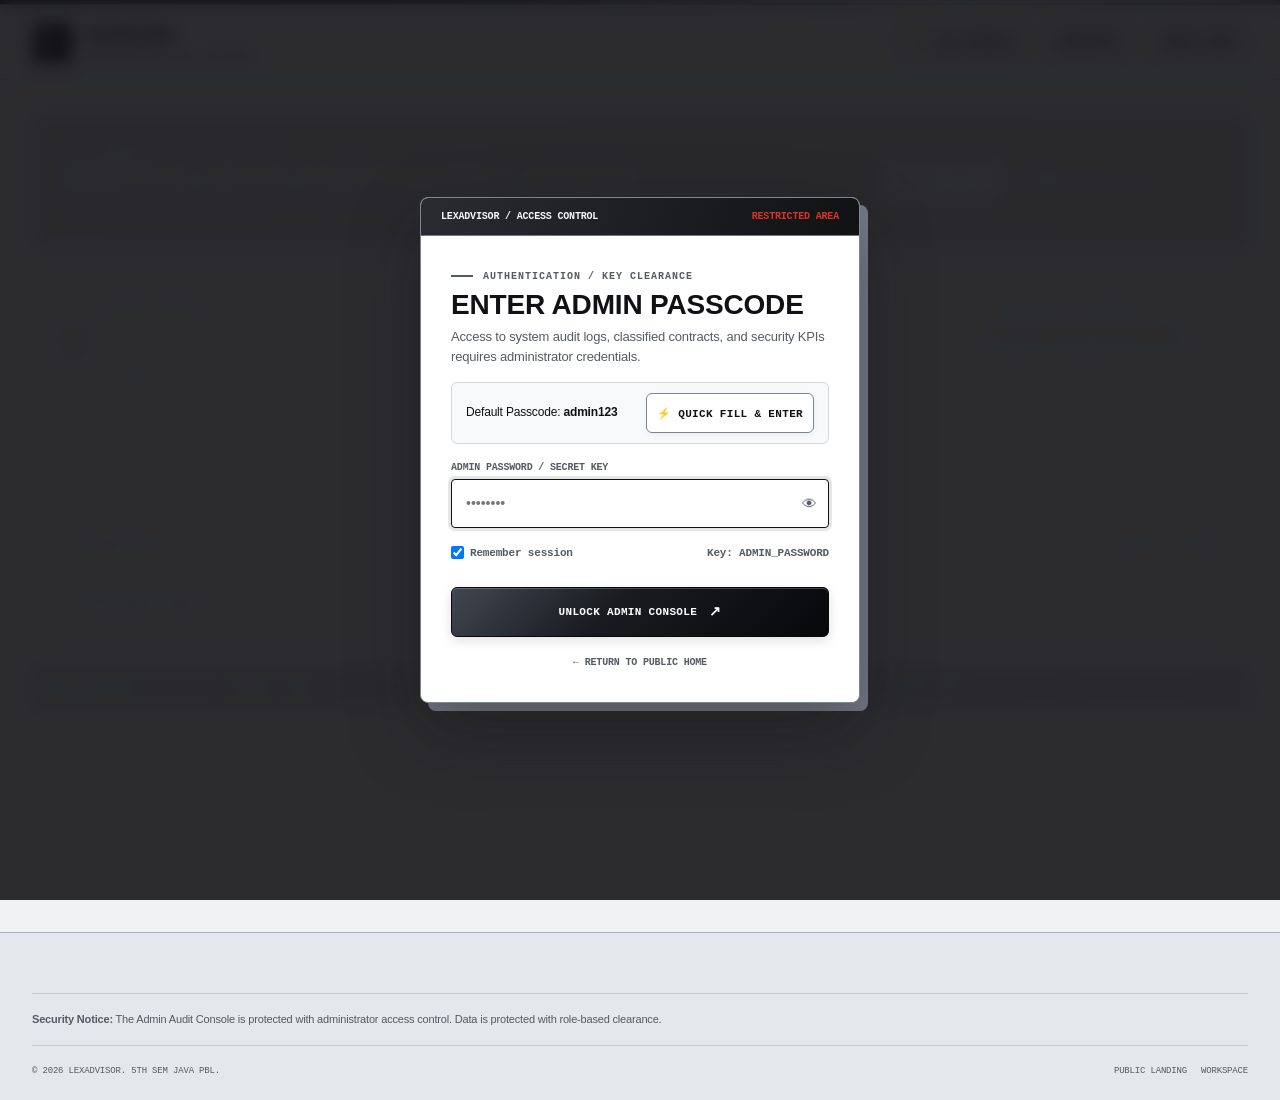
<file: src/main/resources/static/admin.html>
<!DOCTYPE html>
<html lang="en">
<head>
    <meta charset="UTF-8">
    <meta name="viewport" content="width=device-width, initial-scale=1.0">
    <title>Admin Control Center | All Legal Audit Reports | LexAdvisor</title>
    <link rel="stylesheet" href="style.css">
    <style>
        /* Admin Password Security Gate Overlay */
        .admin-lock-gate {
            position: fixed;
            inset: 0;
            background: rgba(16, 17, 20, 0.88);
            backdrop-filter: blur(8px);
            -webkit-backdrop-filter: blur(8px);
            z-index: 2000;
            display: flex;
            align-items: center;
            justify-content: center;
            padding: 24px;
        }
        .admin-gate-card {
            width: 100%;
            max-width: 440px;
            background: #FFFFFF;
            border: 1px solid #7E858F;
            border-radius: 8px;
            box-shadow: 0 30px 70px rgba(16, 17, 20, 0.35), 8px 8px 0 #737B86;
            overflow: hidden;
            animation: gatePop 0.35s var(--ease-out);
        }
        @keyframes gatePop {
            from { opacity: 0; transform: translateY(18px) scale(0.97); }
            to { opacity: 1; transform: translateY(0) scale(1); }
        }
        .admin-gate-topbar {
            display: flex;
            justify-content: space-between;
            align-items: center;
            padding: 13px 20px;
            background: linear-gradient(110deg, #292B30, #111214);
            color: #F5F6F8;
            font: 700 10px var(--mono);
            text-transform: uppercase;
            border-bottom: 1px solid #6F7782;
        }
        .admin-gate-topbar strong {
            color: var(--red);
        }
        .admin-gate-body {
            padding: 34px 30px;
        }

        /* Detail Modal */
        .modal-overlay {
            position: fixed;
            inset: 0;
            background: rgba(16, 17, 20, 0.76);
            display: flex;
            align-items: center;
            justify-content: center;
            z-index: 1000;
            padding: 24px;
            display: none;
        }
        .modal-card {
            background: #FFFFFF;
            border: 1px solid #7E858F;
            border-radius: 8px;
            width: 100%;
            max-width: 860px;
            max-height: 88vh;
            overflow-y: auto;
            box-shadow: 0 28px 65px rgba(16, 17, 20, 0.2), 8px 8px 0 #737B86;
            position: relative;
        }
        .modal-card-topbar {
            display: flex;
            justify-content: space-between;
            align-items: center;
            padding: 14px 22px;
            background: linear-gradient(110deg, #292B30, #111214);
            color: #F5F7FA;
            font: 700 10px var(--mono);
            text-transform: uppercase;
            border-bottom: 1px solid #6F7782;
            position: sticky;
            top: 0;
            z-index: 2;
        }
        .modal-card-body {
            padding: 32px 30px;
        }
        .modal-close-btn {
            background: transparent;
            border: 1px solid #707782;
            border-radius: 4px;
            color: #F5F7FA;
            font-size: 16px;
            width: 28px;
            height: 28px;
            display: grid;
            place-items: center;
            cursor: pointer;
            line-height: 1;
        }
        .modal-close-btn:hover {
            background: var(--red);
            border-color: var(--red);
        }
    </style>
</head>
<body>
    <div class="top-rule"></div>

    <!-- Header -->
    <header class="site-header">
        <div class="header-container">
            <a href="/" class="brand-wrapper" aria-label="LexAdvisor home">
                <span class="brand-mark">L/</span>
                <span class="brand-info">
                    <span class="brand-name">LexAdvisor</span>
                    <span class="brand-tag">Plain-language legal assistant</span>
                </span>
            </a>
            <div class="user-nav-slot">
                <button onclick="lockAdminConsole()" class="btn-header-outline" id="lock-console-btn" title="Lock admin console">🔒 Lock Console</button>
                <a href="/workspace.html" class="btn-header-outline">Workspace</a>
                <a href="/" class="btn-header-outline">Public Home</a>
            </div>
        </div>
    </header>

    <!-- ADMIN PASS SECURITY GATE OVERLAY -->
    <div id="admin-security-gate" class="admin-lock-gate">
        <div class="admin-gate-card">
            <div class="admin-gate-topbar">
                <span>LexAdvisor / Access Control</span>
                <strong>RESTRICTED AREA</strong>
            </div>
            <div class="admin-gate-body">
                <div class="eyebrow" style="margin-bottom: 8px;">Authentication / Key Clearance</div>
                <h2 style="font: 800 28px/1 var(--display); text-transform: uppercase; color: var(--ink); margin-bottom: 8px;">
                    Enter Admin Passcode
                </h2>
                <p style="font-size: 13px; color: var(--muted); line-height: 1.6; margin-bottom: 14px;">
                    Access to system audit logs, classified contracts, and security KPIs requires administrator credentials.
                </p>

                <div style="background: #F8F9FA; border: 1px solid #D5D9DE; border-radius: 6px; padding: 10px 14px; margin-bottom: 18px; font-size: 12px; display: flex; justify-content: space-between; align-items: center;">
                    <span>Default Passcode: <strong style="color: var(--ink);">admin123</strong></span>
                    <button type="button" class="btn btn-outline btn-sm" onclick="quickFillAdminPass('admin123')" style="font-size: 11px; padding: 4px 10px;">⚡ Quick Fill & Enter</button>
                </div>

                <div id="gate-error-alert" class="auth-alert-box error" style="display: none; margin-bottom: 16px;"></div>

                <form id="admin-gate-form" onsubmit="handleAdminPassSubmit(event)">
                    <div class="form-group">
                        <label class="form-label" for="admin-gate-pass">Admin Password / Secret Key</label>
                        <div style="position: relative;">
                            <input type="password" id="admin-gate-pass" class="form-input" placeholder="••••••••" required autocomplete="current-password" autofocus style="padding-right: 44px;">
                            <button type="button" onclick="togglePassVisibility()" style="position: absolute; right: 12px; top: 50%; transform: translateY(-50%); background: none; border: none; cursor: pointer; color: var(--muted); font-size: 15px;" title="Toggle visibility">👁</button>
                        </div>
                    </div>
                    <div style="display: flex; align-items: center; justify-content: space-between; margin-bottom: 18px; font: 600 11px var(--mono); color: var(--muted);">
                        <label style="display: flex; align-items: center; gap: 6px; cursor: pointer;">
                            <input type="checkbox" id="remember-admin-session" checked> Remember session
                        </label>
                        <span>Key: <code>ADMIN_PASSWORD</code></span>
                    </div>
                    <button type="submit" id="btn-unlock-gate" class="btn btn-primary btn-full">
                        Unlock Admin Console <span class="arrow">↗</span>
                    </button>
                </form>

                <a href="/" class="auth-back-link" style="margin-top: 20px;">← Return to Public Home</a>
            </div>
        </div>
    </div>

    <!-- MAIN ADMIN CONTENT (Hidden until password verified) -->
    <div class="admin-page-container" id="admin-main-content" style="opacity: 0.1; pointer-events: none; transition: opacity 0.3s ease;">

        <!-- Top Header Banner -->
        <div class="admin-header-box">
            <div class="admin-header-title">
                <div class="eyebrow" style="color:var(--metal-light);margin-bottom:6px;">Auditing & Compliance / 01</div>
                <h2>Central Legal Audit Control Center</h2>
                <p>Real-time audit log of all contractual analyses, classified clauses, risk ratings, and next step advisories.</p>
            </div>
            <div style="display: flex; gap: 12px; flex-wrap: wrap;">
                <button class="btn btn-outline btn-sm" onclick="fetchPlatformReports()">
                    Refresh Data ⟳
                </button>
                <a href="/workspace.html" class="btn btn-primary btn-sm">
                    + New Document Analysis <span class="arrow">↗</span>
                </a>
            </div>
        </div>

        <!-- KPI Scorecards -->
        <div class="admin-kpi-grid">
            <div class="kpi-card">
                <div class="kpi-label">Total Documents Processed</div>
                <div class="kpi-value" id="kpi-total-reports">0</div>
                <div class="kpi-sub">Across all registered user accounts</div>
            </div>
            <div class="kpi-card">
                <div class="kpi-label">High & Critical Traps</div>
                <div class="kpi-value" id="kpi-high-risk" style="color: var(--red);">0</div>
                <div class="kpi-sub">Flagged for active renegotiation</div>
            </div>
            <div class="kpi-card">
                <div class="kpi-label">Average Risk Score</div>
                <div class="kpi-value" id="kpi-avg-score">0</div>
                <div class="kpi-sub">Platform-wide average (0–100 scale)</div>
            </div>
            <div class="kpi-card">
                <div class="kpi-label">System Health & AI Engine</div>
                <div class="kpi-value" style="color: var(--green); font-size: 28px;">OPERATIONAL</div>
                <div class="kpi-sub">13 Indian law compliance rules active</div>
            </div>
        </div>

        <!-- Filters & Search Toolbar -->
        <div class="admin-filters-card">
            <div class="filter-group">
                <input type="text" id="admin-search-input" class="search-input" placeholder="🔍 Search by Document Name or User ID..." oninput="applyFilters()" style="min-width: 280px;">
                <select id="filter-risk" class="filter-select" onchange="applyFilters()">
                    <option value="ALL">All Risk Levels</option>
                    <option value="CRITICAL">Critical (≥80)</option>
                    <option value="HIGH">High (50–79)</option>
                    <option value="MEDIUM">Medium (25–49)</option>
                    <option value="LOW">Low (<25)</option>
                </select>
                <select id="filter-type" class="filter-select" onchange="applyFilters()">
                    <option value="ALL">All Document Types</option>
                    <option value="RENTAL">Rental / Lease</option>
                    <option value="EMPLOYMENT">Employment</option>
                    <option value="NDA">NDA</option>
                    <option value="SERVICE_AGREEMENT">Service Agreement</option>
                    <option value="LOAN">Loan Agreement</option>
                    <option value="GENERAL">General</option>
                </select>
            </div>
            <div style="font: 600 11px var(--mono); text-transform: uppercase; color: var(--muted);">
                Showing <strong id="filter-count-display" style="color: var(--ink);">0</strong> reports
            </div>
        </div>

        <!-- Table of All Reports -->
        <div class="card" style="padding: 0; overflow: hidden; margin-bottom: 40px;">
            <div style="overflow-x: auto;">
                <table>
                    <thead>
                        <tr>
                            <th>Document Title</th>
                            <th>Account / User</th>
                            <th>Document Type</th>
                            <th>Risk Score</th>
                            <th>Risk Category</th>
                            <th>Flagged Risks</th>
                            <th>Date</th>
                            <th style="text-align: right;">Actions</th>
                        </tr>
                    </thead>
                    <tbody id="reports-table-body">
                        <tr>
                            <td colspan="8" style="text-align: center; padding: 40px; color: var(--muted);">
                                Loading platform audit reports...
                            </td>
                        </tr>
                    </tbody>
                </table>
            </div>
        </div>

    </div>

    <!-- Detailed Inspection Modal -->
    <div id="report-modal" class="modal-overlay" onclick="closeModalOnOutsideClick(event)">
        <div class="modal-card" id="modal-card-content">
            <div class="modal-card-topbar">
                <span>LexAdvisor / Audit Report Inspection</span>
                <button class="modal-close-btn" onclick="closeReportModal()">✕</button>
            </div>
            <div class="modal-card-body" id="modal-body-container">
                <!-- Dynamically populated -->
            </div>
        </div>
    </div>

    <!-- Footer -->
    <footer class="footer">
        <div class="footer-disclaimer">
            <strong>Security Notice:</strong> The Admin Audit Console is protected with administrator access control. Data is protected with role-based clearance.
        </div>
        <div class="footer-bottom">
            <span>© 2026 LexAdvisor. 5th Sem Java PBL.</span>
            <span><a href="/">Public Landing</a><a href="/workspace.html">Workspace</a></span>
        </div>
    </footer>

    <script>
        let allReports = [];

        function getStoredAdminPass() {
            return sessionStorage.getItem('admin_pass') || localStorage.getItem('admin_pass');
        }

        function quickFillAdminPass(pass) {
            const input = document.getElementById('admin-gate-pass');
            input.value = pass;
            handleAdminPassSubmit(new Event('submit'));
        }

        function togglePassVisibility() {
            const input = document.getElementById('admin-gate-pass');
            input.type = input.type === 'password' ? 'text' : 'password';
        }

        async function handleAdminPassSubmit(e) {
            e.preventDefault();
            const pass = document.getElementById('admin-gate-pass').value.trim();
            const errorBox = document.getElementById('gate-error-alert');
            const submitBtn = document.getElementById('btn-unlock-gate');
            const remember = document.getElementById('remember-admin-session').checked;

            if (!pass) return;

            submitBtn.disabled = true;
            submitBtn.innerHTML = 'Verifying Passcode...';
            errorBox.style.display = 'none';

            try {
                const res = await fetch('/api/reports/admin/verify', {
                    method: 'POST',
                    headers: { 'Content-Type': 'application/json' },
                    body: JSON.stringify({ passcode: pass })
                });
                const body = await res.json();

                if (res.ok && body.success) {
                    sessionStorage.setItem('admin_pass', pass);
                    if (remember) {
                        localStorage.setItem('admin_pass', pass);
                    }
                    unlockAdminConsole();
                    fetchPlatformReports();
                } else {
                    errorBox.textContent = body.message || 'Incorrect admin passcode. Access denied.';
                    errorBox.style.display = 'block';
                    document.getElementById('admin-gate-pass').select();
                }
            } catch (err) {
                errorBox.textContent = 'Network error verifying passcode: ' + err.message;
                errorBox.style.display = 'block';
            } finally {
                submitBtn.disabled = false;
                submitBtn.innerHTML = 'Unlock Admin Console <span class="arrow">↗</span>';
            }
        }

        function unlockAdminConsole() {
            const gate = document.getElementById('admin-security-gate');
            const content = document.getElementById('admin-main-content');
            gate.style.display = 'none';
            content.style.opacity = '1';
            content.style.pointerEvents = 'auto';
        }

        function lockAdminConsole() {
            sessionStorage.removeItem('admin_pass');
            localStorage.removeItem('admin_pass');
            const gate = document.getElementById('admin-security-gate');
            const content = document.getElementById('admin-main-content');
            gate.style.display = 'flex';
            content.style.opacity = '0.1';
            content.style.pointerEvents = 'none';
            document.getElementById('admin-gate-pass').value = '';
            document.getElementById('gate-error-alert').style.display = 'none';
            document.getElementById('admin-gate-pass').focus();
        }

        async function initAdminAuth() {
            const stored = getStoredAdminPass();
            if (stored) {
                try {
                    const res = await fetch('/api/reports/admin/verify', {
                        method: 'POST',
                        headers: { 'Content-Type': 'application/json' },
                        body: JSON.stringify({ passcode: stored })
                    });
                    const body = await res.json();
                    if (res.ok && body.success) {
                        unlockAdminConsole();
                        fetchPlatformReports();
                        return;
                    }
                } catch (ignored) {}
            }
            // If no valid stored pass, display security gate
            lockAdminConsole();
        }

        async function fetchPlatformReports() {
            const tbody = document.getElementById('reports-table-body');
            const adminPass = getStoredAdminPass();

            tbody.innerHTML = `<tr><td colspan="8" style="text-align: center; padding: 40px; color: var(--muted);">Loading audit reports...</td></tr>`;

            try {
                const res = await fetch('/api/reports/all', {
                    headers: {
                        'X-Admin-Pass': adminPass || ''
                    }
                });
                const data = await res.json();

                if (res.status === 401) {
                    lockAdminConsole();
                    const errorBox = document.getElementById('gate-error-alert');
                    errorBox.textContent = 'Session invalid or expired. Enter admin passcode.';
                    errorBox.style.display = 'block';
                    return;
                }

                if (res.ok && data.success) {
                    allReports = data.data || [];
                    updateKpis(allReports);
                    applyFilters();
                } else {
                    tbody.innerHTML = `<tr><td colspan="8" style="text-align: center; padding: 40px; color: var(--red);">Failed to load reports: ${data.message || 'Server error'}</td></tr>`;
                }
            } catch (err) {
                tbody.innerHTML = `<tr><td colspan="8" style="text-align: center; padding: 40px; color: var(--red);">Network error connecting to /api/reports/all: ${err.message}</td></tr>`;
            }
        }

        function updateKpis(reports) {
            document.getElementById('kpi-total-reports').textContent = reports.length;

            const highRiskCount = reports.filter(r => r.riskLevel === 'CRITICAL' || r.riskLevel === 'HIGH').length;
            document.getElementById('kpi-high-risk').textContent = highRiskCount;

            if (reports.length > 0) {
                const totalScore = reports.reduce((acc, r) => acc + (r.riskScore || 0), 0);
                const avg = Math.round(totalScore / reports.length);
                document.getElementById('kpi-avg-score').textContent = `${avg} / 100`;
            } else {
                document.getElementById('kpi-avg-score').textContent = '0 / 100';
            }
        }

        function applyFilters() {
            const searchTerm = document.getElementById('admin-search-input').value.toLowerCase().trim();
            const riskFilter = document.getElementById('filter-risk').value;
            const typeFilter = document.getElementById('filter-type').value;

            const filtered = allReports.filter(r => {
                const matchesSearch = !searchTerm || 
                    (r.fileName && r.fileName.toLowerCase().includes(searchTerm)) || 
                    (r.documentId && r.documentId.toLowerCase().includes(searchTerm)) ||
                    (r.userId && r.userId.toLowerCase().includes(searchTerm));

                const matchesRisk = riskFilter === 'ALL' || (r.riskLevel && r.riskLevel.toUpperCase() === riskFilter);
                const matchesType = typeFilter === 'ALL' || (r.documentType && r.documentType.toUpperCase() === typeFilter);

                return matchesSearch && matchesRisk && matchesType;
            });

            document.getElementById('filter-count-display').textContent = filtered.length;
            renderReportsTable(filtered);
        }

        function renderReportsTable(reports) {
            const tbody = document.getElementById('reports-table-body');
            tbody.innerHTML = '';

            if (reports.length === 0) {
                tbody.innerHTML = `<tr><td colspan="8" style="text-align: center; padding: 40px; color: var(--muted);">No reports match your selected criteria.</td></tr>`;
                return;
            }

            reports.forEach(r => {
                const tr = document.createElement('tr');

                const riskLevel = r.riskLevel || 'LOW';
                let severityClass = 'low';
                if (riskLevel === 'CRITICAL' || riskLevel === 'HIGH') {
                    severityClass = 'critical';
                } else if (riskLevel === 'MEDIUM') {
                    severityClass = 'medium';
                }

                const dateStr = r.generatedAt ? new Date(r.generatedAt).toLocaleDateString() : '-';
                const adminPass = getStoredAdminPass();

                tr.innerHTML = `
                    <td style="font-weight: 700; color: var(--ink);">${escapeHtml(r.fileName || 'Untitled Contract')}</td>
                    <td style="font: 600 11px var(--mono); color: var(--muted);">${escapeHtml(r.userId || 'Guest / Default')}</td>
                    <td style="font: 600 11px var(--mono); text-transform: uppercase;">${escapeHtml(r.documentType || 'LEGAL_DOC')}</td>
                    <td style="font: 800 16px var(--display); color: var(--ink);">${Math.round(r.riskScore || 0)} / 100</td>
                    <td><span class="risk-pill ${severityClass}">${riskLevel}</span></td>
                    <td style="font: 700 11px var(--mono);">${r.flaggedRisksCount || 0}</td>
                    <td style="font: 11px var(--mono); color: var(--muted);">${dateStr}</td>
                    <td style="text-align: right; white-space: nowrap;">
                        <button class="btn btn-outline btn-sm" onclick="inspectReport('${r.documentId}')" style="margin-right: 6px;">
                            Inspect ↗
                        </button>
                        <a href="/api/reports/${r.documentId}/pdf" target="_blank" class="btn btn-primary btn-sm" style="text-decoration: none;">
                            PDF ↓
                        </a>
                    </td>
                `;
                tbody.appendChild(tr);
            });
        }

        async function inspectReport(documentId) {
            const modal = document.getElementById('report-modal');
            const body = document.getElementById('modal-body-container');
            const adminPass = getStoredAdminPass();
            modal.style.display = 'flex';
            body.innerHTML = `<div style="text-align: center; padding: 40px; font: 600 12px var(--mono);">Fetching full audit report...</div>`;

            try {
                const res = await fetch('/api/reports/' + documentId, {
                    headers: { 'X-Admin-Pass': adminPass || '' }
                });
                const data = await res.json();

                if (res.ok && data.success) {
                    const r = data.data;
                    body.innerHTML = `
                        <div style="border-bottom: 1px solid var(--line); padding-bottom: 18px; margin-bottom: 22px;">
                            <span class="risk-pill ${r.riskCategory === 'CRITICAL' || r.riskCategory === 'HIGH' ? 'critical' : 'low'}">
                                ${r.riskCategory || 'AUDIT REPORT'}
                            </span>
                            <h2 style="font: 800 28px var(--display); text-transform: uppercase; color: var(--ink); margin: 12px 0 6px;">
                                ${escapeHtml(r.documentTitle || 'Legal Contract')}
                            </h2>
                            <p style="font: 600 11px var(--mono); color: var(--muted); text-transform: uppercase; margin: 0;">
                                Document ID: ${escapeHtml(r.documentId)} • Overall Risk Score: ${Math.round(r.overallRiskScore || 0)} / 100
                            </p>
                        </div>

                        <div style="margin-bottom: 24px;">
                            <div class="eyebrow" style="margin-bottom: 6px;">Audit Summary</div>
                            <h3 style="font: 700 16px var(--display); text-transform: uppercase; margin-bottom: 8px;">Executive Breakdown</h3>
                            <div style="background: var(--metal-light); border: 1px solid var(--line); padding: 18px; border-radius: 4px; font-size: 13px; line-height: 1.7;">
                                ${escapeHtml(r.executiveSummary || 'No summary compiled.')}
                            </div>
                        </div>

                        <div style="margin-bottom: 24px;">
                            <div class="eyebrow" style="color:var(--red);margin-bottom:6px;">Flagged Liabilities</div>
                            <h3 style="font: 700 16px var(--display); text-transform: uppercase; margin-bottom: 8px;">Key Risk Findings</h3>
                            <ul style="margin: 0; padding-left: 20px; font-size: 13px; line-height: 1.8;">
                                ${(r.keyRiskFindings || []).map(f => `<li>${escapeHtml(f)}</li>`).join('') || '<li>Zero critical risks flagged.</li>'}
                            </ul>
                        </div>

                        <div style="margin-bottom: 24px;">
                            <div class="eyebrow" style="color:var(--green);margin-bottom:6px;">Next Move Checklist</div>
                            <h3 style="font: 700 16px var(--display); text-transform: uppercase; color: var(--green); margin-bottom: 8px;">Recommended Steps</h3>
                            <ul style="margin: 0; padding-left: 20px; font-size: 13px; line-height: 1.8; color: #173823;">
                                ${(r.recommendedNextSteps || []).map(s => `<li>${escapeHtml(s)}</li>`).join('') || '<li>Standard signing procedure applies.</li>'}
                            </ul>
                        </div>

                        <div style="display: flex; justify-content: flex-end; gap: 12px; margin-top: 24px; border-top: 1px solid var(--line); padding-top: 18px;">
                            <a href="/api/reports/${r.documentId}/pdf" target="_blank" class="btn btn-primary btn-sm">
                                Download Official PDF <span class="arrow">↓</span>
                            </a>
                            <button class="btn btn-outline btn-sm" onclick="closeReportModal()">
                                Close
                            </button>
                        </div>
                    `;
                } else {
                    body.innerHTML = `<div style="color: var(--red); padding: 20px;">Could not load report details: ${data.message || 'Error'}</div>`;
                }
            } catch (err) {
                body.innerHTML = `<div style="color: var(--red); padding: 20px;">Network error: ${err.message}</div>`;
            }
        }

        function closeReportModal() {
            document.getElementById('report-modal').style.display = 'none';
        }

        function closeModalOnOutsideClick(e) {
            if (e.target.id === 'report-modal') {
                closeReportModal();
            }
        }

        function escapeHtml(str) {
            if (!str) return '';
            return str.replace(/&/g, "&amp;").replace(/</g, "&lt;").replace(/>/g, "&gt;").replace(/"/g, "&quot;");
        }

        document.addEventListener('DOMContentLoaded', initAdminAuth);
    </script>
</body>
</html>
</file>
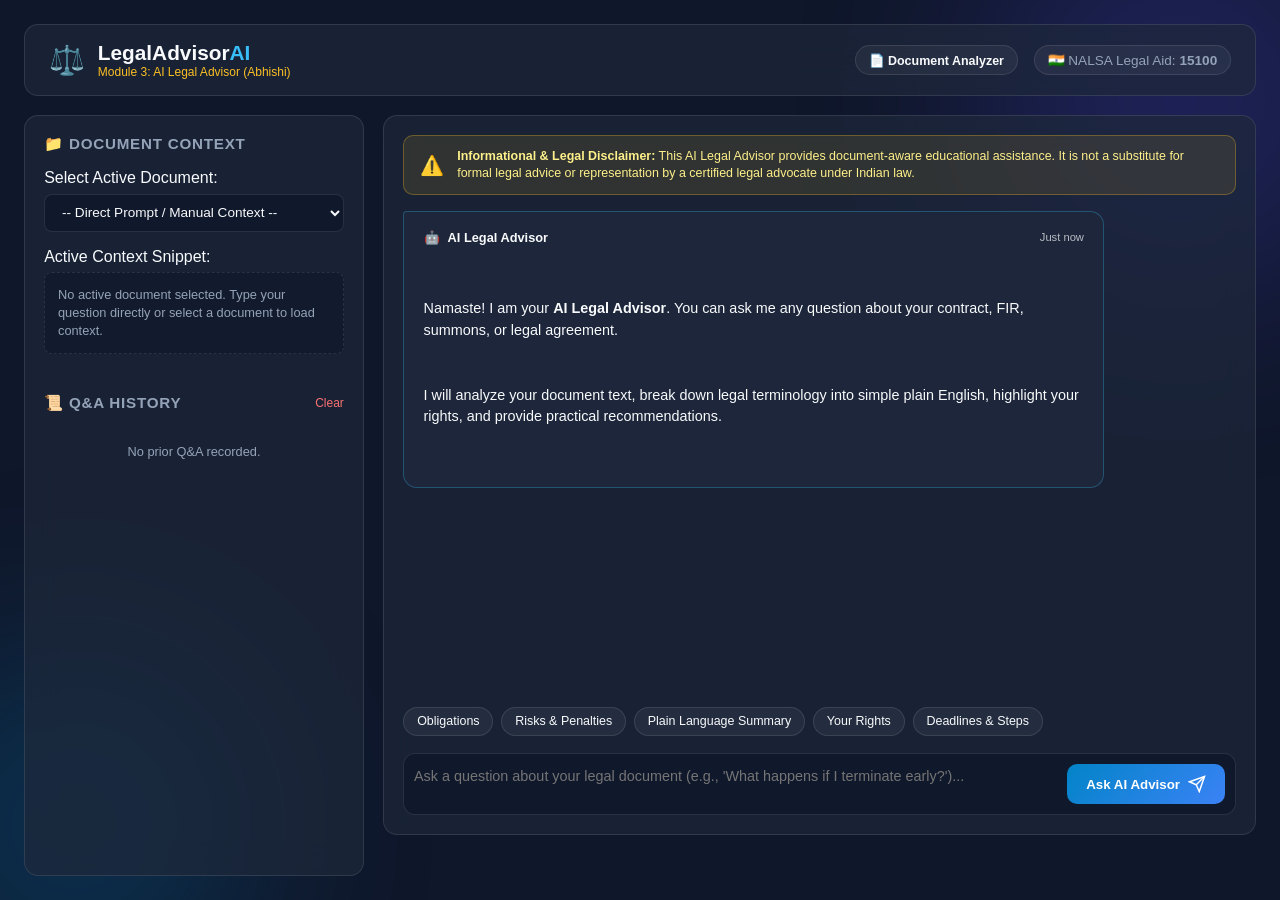
<file: src/main/resources/static/advisor.html>
<!DOCTYPE html>
<html lang="en" data-theme="dark">
<head>
    <meta charset="UTF-8">
    <meta name="viewport" content="width=device-width, initial-scale=1.0">
    <title>AI Legal Advisor & Q&A — Indian Legal Document Analyzer</title>
    <meta name="description" content="Document-aware AI Legal Advisor. Ask legal questions, get plain-language explanations, recommendations, and context-aware guidance.">
    <link rel="stylesheet" href="advisor.css">
</head>
<body>
    <div class="bg-effects">
        <div class="orb orb-1"></div>
        <div class="orb orb-2"></div>
    </div>

    <div class="app-container">
        <!-- Top Navbar -->
        <nav class="navbar glass-card">
            <div class="nav-brand">
                <div class="logo-icon">⚖️</div>
                <div class="brand-text">
                    <span class="brand-title">LegalAdvisor<span class="accent">AI</span></span>
                    <span class="module-badge">Module 3: AI Legal Advisor (Abhishi)</span>
                </div>
            </div>
            <div class="nav-actions" style="display:flex;align-items:center;gap:1rem;">
                <a href="index.html" class="chip" style="text-decoration:none;font-weight:600;display:flex;align-items:center;gap:0.4rem;">📄 Document Analyzer</a>
                <span class="helpline">🇮🇳 NALSA Legal Aid: <strong>15100</strong></span>
            </div>
        </nav>

        <!-- Main Workspace -->
        <main class="advisor-workspace">
            <!-- Sidebar: Document Context & History -->
            <aside class="sidebar glass-card">
                <div class="sidebar-header">
                    <h3>📁 Document Context</h3>
                </div>
                
                <div class="doc-selector-box">
                    <label for="document-select">Select Active Document:</label>
                    <select id="document-select" class="custom-select">
                        <option value="">-- Direct Prompt / Manual Context --</option>
                    </select>
                </div>

                <div class="context-preview-box">
                    <label>Active Context Snippet:</label>
                    <div id="context-preview" class="context-preview">
                        No active document selected. Type your question directly or select a document to load context.
                    </div>
                </div>

                <div class="sidebar-header" style="margin-top: 1.5rem;">
                    <h3>📜 Q&A History</h3>
                    <button id="clear-history-btn" class="text-btn">Clear</button>
                </div>

                <div id="history-list" class="history-list">
                    <div class="empty-history">No prior Q&A recorded.</div>
                </div>
            </aside>

            <!-- Center Panel: Interactive Chat Stream & Q&A -->
            <section class="chat-section glass-card">
                <!-- Informational & Legal Disclaimer Banner -->
                <div class="disclaimer-banner">
                    <div class="disclaimer-icon">⚠️</div>
                    <div class="disclaimer-text">
                        <strong>Informational & Legal Disclaimer:</strong>
                        This AI Legal Advisor provides document-aware educational assistance. It is not a substitute for formal legal advice or representation by a certified legal advocate under Indian law.
                    </div>
                </div>

                <!-- Chat Messages Stream -->
                <div id="chat-stream" class="chat-stream">
                    <!-- Welcome AI Message -->
                    <div class="chat-bubble ai-bubble">
                        <div class="bubble-header">
                            <span class="avatar">🤖</span>
                            <span class="sender-name">AI Legal Advisor</span>
                            <span class="time">Just now</span>
                        </div>
                        <div class="bubble-content">
                            <p>Namaste! I am your <strong>AI Legal Advisor</strong>. You can ask me any question about your contract, FIR, summons, or legal agreement.</p>
                            <p>I will analyze your document text, break down legal terminology into simple plain English, highlight your rights, and provide practical recommendations.</p>
                        </div>
                    </div>
                </div>

                <!-- Quick Prompt Chips -->
                <div class="prompt-chips">
                    <button class="chip" data-prompt="What are my key obligations under this document?">Obligations</button>
                    <button class="chip" data-prompt="What are the penalties or hidden risks mentioned?">Risks & Penalties</button>
                    <button class="chip" data-prompt="Explain this document in simple plain English and Hindi.">Plain Language Summary</button>
                    <button class="chip" data-prompt="What constitutional or legal rights protect me here?">Your Rights</button>
                    <button class="chip" data-prompt="What are the critical deadlines and next steps?">Deadlines & Steps</button>
                </div>

                <!-- Chat Input Controls -->
                <form id="chat-form" class="chat-input-box">
                    <textarea id="question-input" placeholder="Ask a question about your legal document (e.g., 'What happens if I terminate early?')..." rows="2" required></textarea>
                    <button type="submit" id="send-btn" class="primary-btn">
                        <span>Ask AI Advisor</span>
                        <svg width="18" height="18" viewBox="0 0 24 24" fill="none" stroke="currentColor" stroke-width="2"><line x1="22" y1="2" x2="11" y2="13"/><polygon points="22 2 15 22 11 13 2 9 22 2"/></svg>
                    </button>
                </form>
            </section>
        </main>
    </div>

    <script src="advisor.js"></script>
</body>
</html>
</file>
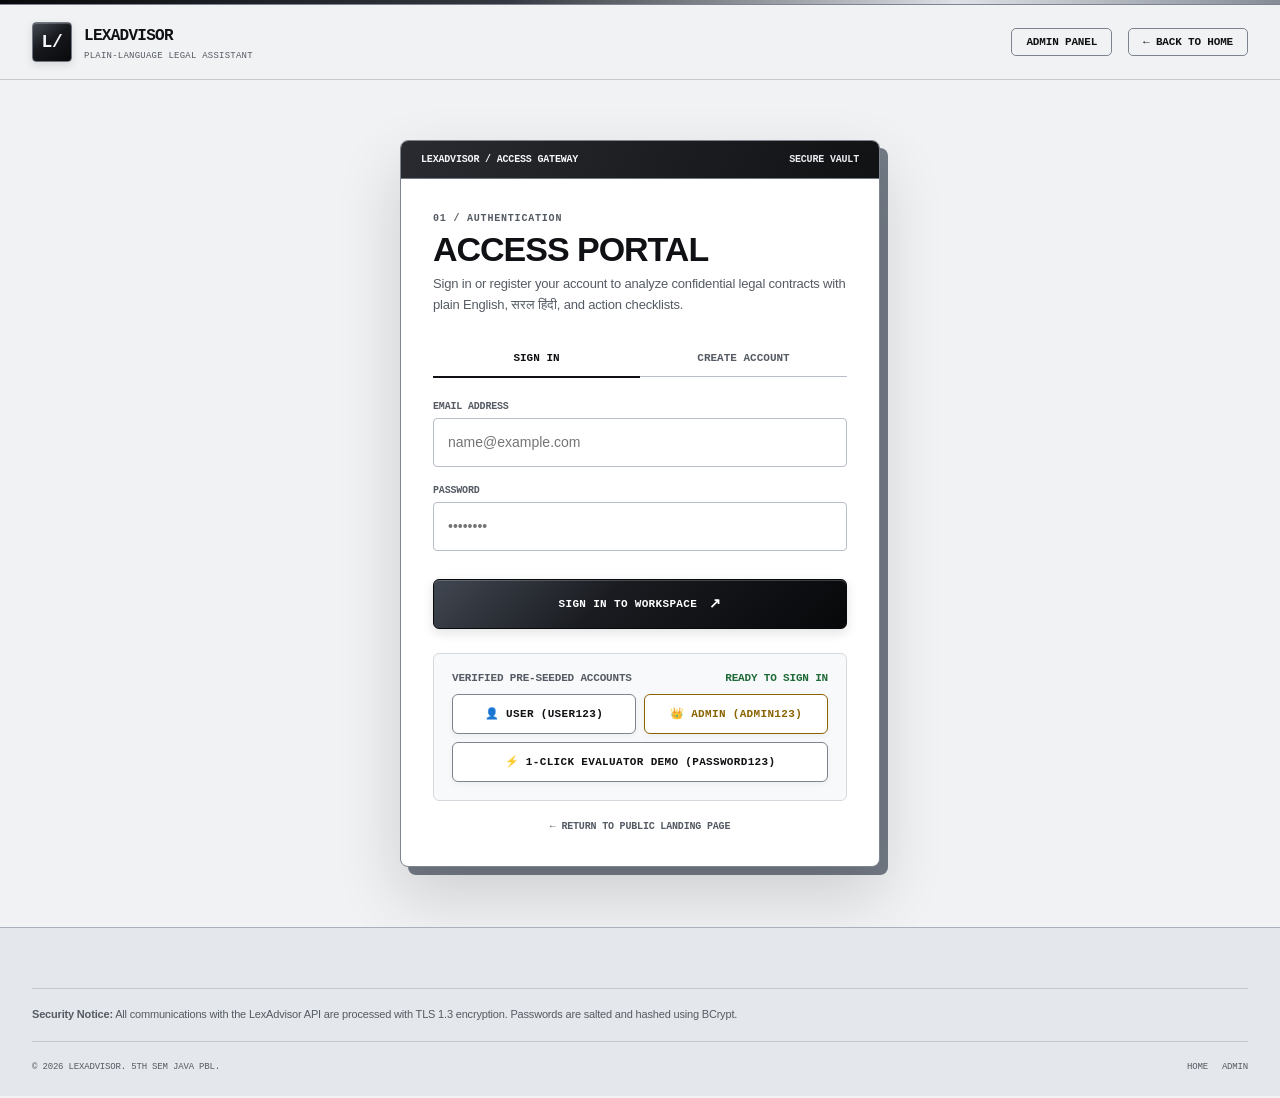
<file: src/main/resources/static/auth.html>
<!DOCTYPE html>
<html lang="en">
<head>
    <meta charset="UTF-8">
    <meta name="viewport" content="width=device-width, initial-scale=1.0">
    <title>Sign In & Register | LexAdvisor Legal Tech</title>
    <link rel="stylesheet" href="style.css">
    <style>
        .auth-container-wrapper {
            flex: 1;
            display: flex;
            align-items: center;
            justify-content: center;
            padding: 60px 24px;
        }
        .auth-card-inner {
            width: 100%;
            max-width: 480px;
            background: #FFFFFF;
            border: 1px solid #7E858F;
            border-radius: 8px;
            box-shadow: 0 28px 65px rgba(16, 17, 20, 0.16), 8px 8px 0 #737B86;
            overflow: hidden;
        }
        .auth-card-topbar {
            display: flex;
            justify-content: space-between;
            align-items: center;
            padding: 13px 20px;
            background: linear-gradient(110deg, #292B30, #111214);
            color: #F5F6F8;
            font: 700 10px var(--mono);
            text-transform: uppercase;
            border-bottom: 1px solid #6F7782;
        }
        .auth-card-topbar strong {
            color: var(--metal-light);
        }
        .auth-body-content {
            padding: 34px 32px;
        }
        .auth-kicker {
            font: 700 10px var(--mono);
            text-transform: uppercase;
            color: var(--muted);
            letter-spacing: 0.08em;
            margin-bottom: 8px;
        }
        .auth-title {
            font: 800 34px/1 var(--display);
            text-transform: uppercase;
            letter-spacing: -0.03em;
            color: var(--ink);
            margin-bottom: 8px;
        }
        .auth-desc {
            font-size: 13px;
            color: var(--muted);
            line-height: 1.6;
            margin-bottom: 24px;
        }
    </style>
</head>
<body>
    <div class="top-rule"></div>

    <!-- Header -->
    <header class="site-header">
        <div class="header-container">
            <a href="/" class="brand-wrapper" aria-label="LexAdvisor home">
                <span class="brand-mark">L/</span>
                <span class="brand-info">
                    <span class="brand-name">LexAdvisor</span>
                    <span class="brand-tag">Plain-language legal assistant</span>
                </span>
            </a>
            <div class="user-nav-slot">
                <a href="/admin.html" class="btn-header-outline">Admin Panel</a>
                <a href="/" class="btn-header-outline">← Back to Home</a>
            </div>
        </div>
    </header>

    <div class="auth-container-wrapper">
        <div class="auth-card-inner">
            <div class="auth-card-topbar">
                <span>LexAdvisor / Access Gateway</span>
                <strong>SECURE VAULT</strong>
            </div>

            <div class="auth-body-content">
                <div class="auth-kicker">01 / AUTHENTICATION</div>
                <h1 class="auth-title" id="auth-main-title">Access Portal</h1>
                <p class="auth-desc" id="auth-main-desc">Sign in or register your account to analyze confidential legal contracts with plain English, सरल हिंदी, and action checklists.</p>

                <div class="auth-tabs-nav">
                    <button class="auth-tab-nav-btn active" id="tab-btn-login" onclick="setAuthMode('login')">Sign In</button>
                    <button class="auth-tab-nav-btn" id="tab-btn-register" onclick="setAuthMode('register')">Create Account</button>
                </div>

                <div id="auth-feedback" class="auth-alert-box"></div>

                <!-- Login Form -->
                <form id="form-login" onsubmit="handleLoginSubmit(event)">
                    <div class="form-group">
                        <label class="form-label" for="login-email">Email Address</label>
                        <input type="email" id="login-email" class="form-input" placeholder="name@example.com" required autocomplete="email">
                    </div>
                    <div class="form-group">
                        <label class="form-label" for="login-password">Password</label>
                        <input type="password" id="login-password" class="form-input" placeholder="••••••••" required autocomplete="current-password">
                    </div>
                    <button type="submit" id="btn-login-submit" class="btn btn-primary btn-full">
                        Sign In to Workspace <span class="arrow">↗</span>
                    </button>
                </form>

                <!-- Register Form -->
                <form id="form-register" style="display: none;" onsubmit="handleRegisterSubmit(event)">
                    <div class="form-group">
                        <label class="form-label" for="reg-name">Full Name</label>
                        <input type="text" id="reg-name" class="form-input" placeholder="e.g. Gourav Nagori" required autocomplete="name">
                    </div>
                    <div class="form-group">
                        <label class="form-label" for="reg-email">Email Address</label>
                        <input type="email" id="reg-email" class="form-input" placeholder="name@example.com" required autocomplete="email">
                    </div>
                    <div class="form-group">
                        <label class="form-label" for="reg-password">Password</label>
                        <input type="password" id="reg-password" class="form-input" placeholder="Minimum 6 characters" required minlength="6" autocomplete="new-password">
                    </div>
                    <button type="submit" id="btn-reg-submit" class="btn btn-gold btn-full">
                        Create Account & Proceed <span class="arrow">↗</span>
                    </button>
                </form>

                <!-- Quick Demo & Verified Account Logins -->
                <div class="demo-box" style="margin-top: 24px; padding: 18px; background: #F8F9FA; border: 1px solid #D5D9DE; border-radius: 6px;">
                    <div style="font: 700 11px var(--mono); text-transform: uppercase; color: var(--muted); margin-bottom: 10px; display: flex; align-items: center; justify-content: space-between;">
                        <span>Verified Pre-Seeded Accounts</span>
                        <span style="color: var(--green);">Ready to Sign In</span>
                    </div>
                    <div style="display: grid; grid-template-columns: 1fr 1fr; gap: 8px; margin-bottom: 8px;">
                        <button type="button" class="btn btn-outline btn-sm" onclick="quickFillAndLogin('user@lexadvisor.com', 'user123', 'Legal Reviewer')" title="Sign in as Regular User" style="font-size: 11px; padding: 7px 10px;">
                            👤 User (user123)
                        </button>
                        <button type="button" class="btn btn-outline btn-sm" onclick="quickFillAndLogin('admin@lexadvisor.com', 'admin123', 'System Administrator')" title="Sign in as Administrator" style="font-size: 11px; padding: 7px 10px; border-color: var(--gold); color: #8A6400;">
                            👑 Admin (admin123)
                        </button>
                    </div>
                    <button type="button" class="btn btn-outline btn-sm" onclick="quickFillAndLogin('evaluator@legalpbl.edu', 'password123', 'Project Evaluator')" style="width: 100%; font-size: 11px;">
                        ⚡ 1-Click Evaluator Demo (password123)
                    </button>
                </div>

                <a href="/" class="auth-back-link">← Return to Public Landing Page</a>
            </div>
        </div>
    </div>

    <!-- Footer -->
    <footer class="footer">
        <div class="footer-disclaimer">
            <strong>Security Notice:</strong> All communications with the LexAdvisor API are processed with TLS 1.3 encryption. Passwords are salted and hashed using BCrypt.
        </div>
        <div class="footer-bottom">
            <span>© 2026 LexAdvisor. 5th Sem Java PBL.</span>
            <span><a href="/">Home</a><a href="/admin.html">Admin</a></span>
        </div>
    </footer>

    <script>
        let currentMode = 'login';

        function setAuthMode(mode) {
            currentMode = mode;
            const tabLogin = document.getElementById('tab-btn-login');
            const tabReg = document.getElementById('tab-btn-register');
            const formLogin = document.getElementById('form-login');
            const formReg = document.getElementById('form-register');
            const mainTitle = document.getElementById('auth-main-title');
            const mainDesc = document.getElementById('auth-main-desc');
            const alertBox = document.getElementById('auth-feedback');

            alertBox.style.display = 'none';

            if (mode === 'login') {
                tabLogin.classList.add('active');
                tabReg.classList.remove('active');
                formLogin.style.display = 'block';
                formReg.style.display = 'none';
                mainTitle.textContent = 'Access Portal';
                mainDesc.textContent = 'Sign in to access your secure document audit workspace.';
            } else {
                tabReg.classList.add('active');
                tabLogin.classList.remove('active');
                formReg.style.display = 'block';
                formLogin.style.display = 'none';
                mainTitle.textContent = 'Create Account';
                mainDesc.textContent = 'Register an account to analyze documents and track compliance audits.';
            }
        }

        function showMessage(msg, isError) {
            const box = document.getElementById('auth-feedback');
            box.textContent = msg;
            box.className = 'auth-alert-box ' + (isError ? 'error' : 'success');
            box.style.display = 'block';
        }

        async function handleLoginSubmit(e) {
            e.preventDefault();
            const email = document.getElementById('login-email').value.trim();
            const password = document.getElementById('login-password').value;
            const btn = document.getElementById('btn-login-submit');

            btn.disabled = true;
            btn.innerHTML = 'Signing In...';

            try {
                const res = await fetch('/api/auth/login', {
                    method: 'POST',
                    headers: { 'Content-Type': 'application/json' },
                    body: JSON.stringify({ email, password })
                });
                const body = await res.json();

                if (res.ok && body.success) {
                    const token = body.data.token || body.data.accessToken;
                    const uName = body.data.name || email.split('@')[0];
                    const uEmail = body.data.email || email;
                    saveUnifiedSession(token, uName, uEmail);
                    showMessage('Login successful! Redirecting to workspace...', false);
                    setTimeout(() => {
                        window.location.href = '/workspace.html';
                    }, 500);
                } else {
                    showMessage(body.message || 'Invalid email or password. Please try again.', true);
                }
            } catch (err) {
                showMessage('Network error during login: ' + err.message, true);
            } finally {
                btn.disabled = false;
                btn.innerHTML = 'Sign In to Workspace <span class="arrow">↗</span>';
            }
        }

        async function handleRegisterSubmit(e) {
            e.preventDefault();
            const name = document.getElementById('reg-name').value.trim();
            const email = document.getElementById('reg-email').value.trim();
            const password = document.getElementById('reg-password').value;
            const btn = document.getElementById('btn-reg-submit');

            btn.disabled = true;
            btn.innerHTML = 'Creating Account...';

            try {
                const res = await fetch('/api/auth/register', {
                    method: 'POST',
                    headers: { 'Content-Type': 'application/json' },
                    body: JSON.stringify({ name, email, password })
                });
                const body = await res.json();

                if (res.ok && body.success) {
                    const token = body.data.token || body.data.accessToken;
                    saveUnifiedSession(token, name, email);
                    showMessage('Account registered successfully! Redirecting...', false);
                    setTimeout(() => {
                        window.location.href = '/workspace.html';
                    }, 500);
                } else {
                    showMessage(body.message || 'Registration failed. Email may already be in use.', true);
                }
            } catch (err) {
                showMessage('Network error during registration: ' + err.message, true);
            } finally {
                btn.disabled = false;
                btn.innerHTML = 'Create Account & Proceed <span class="arrow">↗</span>';
            }
        }

        function saveUnifiedSession(token, name, email) {
            localStorage.setItem('auth_jwt_token', token);
            localStorage.setItem('auth_user_name', name);
            localStorage.setItem('auth_user_email', email);
            localStorage.setItem('lex_token', token);
            localStorage.setItem('lex_user_name', name);
            localStorage.setItem('lex_user_email', email);
        }

        async function quickFillAndLogin(email, password, fallbackName) {
            setAuthMode('login');
            document.getElementById('login-email').value = email;
            document.getElementById('login-password').value = password;
            showMessage(`Authenticating as ${fallbackName} (${email})...`, false);

            try {
                const res = await fetch('/api/auth/login', {
                    method: 'POST',
                    headers: { 'Content-Type': 'application/json' },
                    body: JSON.stringify({ email, password })
                });
                const body = await res.json();

                if (res.ok && body.success) {
                    const token = body.data.token || body.data.accessToken;
                    const uName = body.data.name || fallbackName;
                    const uEmail = body.data.email || email;
                    saveUnifiedSession(token, uName, uEmail);
                    showMessage(`Welcome, ${uName}! Entering workspace...`, false);
                    setTimeout(() => {
                        window.location.href = '/workspace.html';
                    }, 400);
                    return;
                }
            } catch (ignored) {}

            // Fallback: If not yet in DB, auto-register and sign in
            try {
                const regRes = await fetch('/api/auth/register', {
                    method: 'POST',
                    headers: { 'Content-Type': 'application/json' },
                    body: JSON.stringify({ name: fallbackName, email, password })
                });
                const regBody = await regRes.json();
                if (regRes.ok && regBody.success) {
                    const token = regBody.data.token || regBody.data.accessToken;
                    saveUnifiedSession(token, fallbackName, email);
                    window.location.href = '/workspace.html';
                    return;
                }
            } catch (ignored) {}

            // Trigger submit event
            handleLoginSubmit(new Event('submit'));
        }

        async function quickDemoLogin() {
            quickFillAndLogin('evaluator@legalpbl.edu', 'password123', 'Project Evaluator');
        }

        if (localStorage.getItem('auth_jwt_token') || localStorage.getItem('lex_token')) {
            window.location.href = '/workspace.html';
        }
    </script>
</body>
</html>
</file>
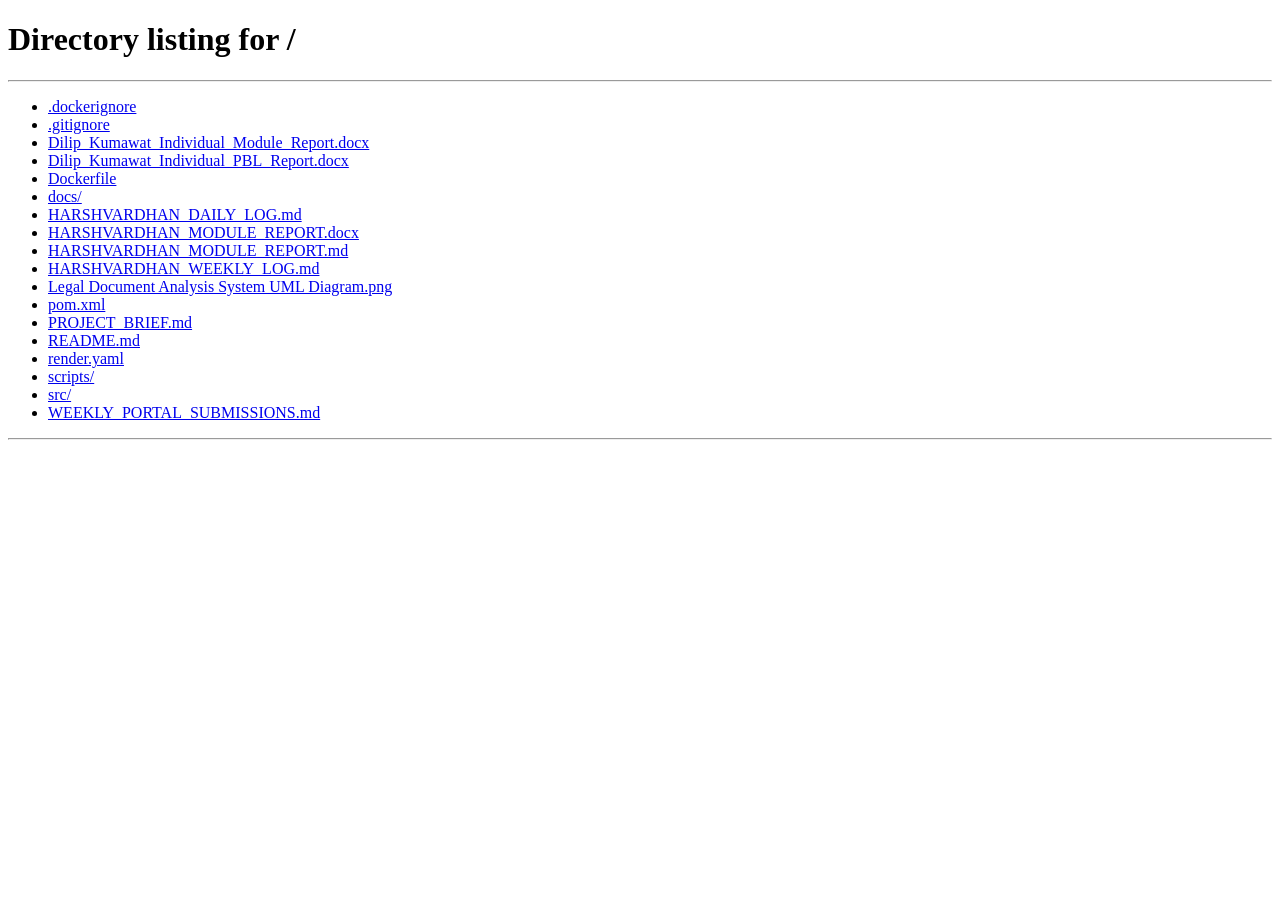
<file: src/main/resources/static/cases.html>
<!DOCTYPE html>
<html lang="en">
<head>
    <meta charset="UTF-8">
    <meta http-equiv="refresh" content="0; url=/">
    <title>Redirecting to LexAdvisor...</title>
    <script>
        window.location.replace('/');
    </script>
</head>
<body style="font-family: 'Source Sans 3', sans-serif; background: #F7F7F4; display: flex; justify-content: center; align-items: center; height: 100vh; margin: 0;">
    <p style="color: #525C6A;">Redirecting to <a href="/" style="color: #1C2532; font-weight: 600;">LexAdvisor Portal</a>...</p>
</body>
</html>
</file>
<file: src/main/resources/static/style.css>
/* ==============================================================================
   LEXADVISOR — METALLIC GRAPHITE & LIQUID METAL ART DIRECTION
   100% Reference Design System: System SF Sans, SF Mono, High Contrast Surfaces,
   Brushed Metals, Crisp Technical Geometry, and Controlled Motion.
   ============================================================================== */

:root {
    /* Surfaces */
    --paper: #F1F2F4;
    --white: #FFFFFF;
    --ink: #101114;
    --muted: #555B64;
    --line: #B8BEC7;
    --metal: #9EA5AF;
    --metal-light: #E8EBEF;
    --metal-dark: #343941;
    --steel: #737B86;
    --steel-bright: #DCE1E7;
    --red: #D9342B;
    --red-subtle: #FDF2F1;
    --green: #1E6B38;
    --green-subtle: #EDF7F1;

    /* Typography */
    --mono: ui-monospace, 'SFMono-Regular', SF Mono, Menlo, Consolas, monospace;
    --sans: -apple-system, BlinkMacSystemFont, 'SF Pro Text', 'SF Pro Display', 'Helvetica Neue', Arial, sans-serif;
    --display: -apple-system, BlinkMacSystemFont, 'SF Pro Display', 'SF Pro Text', 'Helvetica Neue', Arial, sans-serif;
    --hindi: 'Noto Sans Devanagari', -apple-system, BlinkMacSystemFont, sans-serif;

    /* Geometry & Depth */
    --radius-sm: 4px;
    --radius-md: 7px;
    --radius-lg: 10px;
    --shadow-flat: 4px 4px 0 #737B86;
    --shadow-heavy: 0 24px 55px rgba(16, 17, 20, 0.14), 8px 8px 0 #737B86;
    --shadow-soft: 0 4px 18px rgba(16, 17, 20, 0.06);

    /* Animation */
    --ease-out: cubic-bezier(.16, 1, .3, 1);
    --ease-snap: cubic-bezier(.2, .8, .2, 1);
}

/* Base Reset */
*, *::before, *::after {
    box-sizing: border-box;
    margin: 0;
    padding: 0;
}

html {
    scroll-behavior: smooth;
    scroll-padding-top: 84px;
}

body {
    background: var(--paper);
    color: var(--ink);
    font: 15px/1.65 var(--sans);
    -webkit-font-smoothing: antialiased;
    letter-spacing: -0.012em;
    min-height: 100vh;
    display: flex;
    flex-direction: column;
}

a {
    color: inherit;
    text-decoration: none;
}

button, input, select, textarea {
    font: inherit;
    color: inherit;
}

button, a {
    -webkit-tap-highlight-color: transparent;
}

button {
    cursor: pointer;
}

::selection {
    background: var(--metal);
    color: var(--ink);
}

:focus-visible {
    outline: 2px solid var(--ink);
    outline-offset: 3px;
}

/* ==============================================================================
   ANIMATED TOP RULE
   ============================================================================== */
.top-rule {
    height: 5px;
    background: linear-gradient(90deg, #08090B 0%, #343941 18%, #DDE1E6 34%, #6B727D 49%, #F7F8FA 63%, #25282E 82%, #08090B 100%);
    background-size: 220% 100%;
    animation: metalRule 7s linear infinite;
    border-bottom: 1px solid #7D848E;
    width: 100%;
}

@keyframes metalRule {
    to { background-position: 220% 0; }
}

/* ==============================================================================
   HEADER & NAVIGATION
   ============================================================================== */
.site-header, .header {
    position: sticky;
    top: 0;
    z-index: 50;
    background: rgba(241, 242, 244, 0.94);
    backdrop-filter: saturate(150%) blur(18px);
    -webkit-backdrop-filter: saturate(150%) blur(18px);
    border-bottom: 1px solid rgba(16, 17, 20, 0.18);
    transition: box-shadow 0.25s ease;
}

.site-header.is-scrolled, .header.is-scrolled {
    box-shadow: 0 8px 30px rgba(16, 17, 20, 0.08);
}

.header-container, .nav {
    max-width: 1240px;
    width: min(1240px, calc(100% - 64px));
    margin: 0 auto;
    height: 74px;
    display: flex;
    align-items: center;
    justify-content: space-between;
    gap: 24px;
}

.brand, .brand-wrapper {
    display: flex;
    align-items: center;
    gap: 12px;
    text-decoration: none;
    color: inherit;
    min-width: 210px;
}

.brand-mark, .brand-crest {
    display: grid;
    place-items: center;
    width: 40px;
    height: 40px;
    background: linear-gradient(145deg, #454B54 0%, #17191D 45%, #08090B 100%);
    color: #F5F7FA;
    font: 700 18px var(--mono);
    border: 1px solid #707782;
    border-radius: var(--radius-sm);
    box-shadow: inset 0 1px 0 rgba(255, 255, 255, 0.22), 0 3px 9px rgba(16, 17, 20, 0.12);
}

.brand-name, .brand-info h1 {
    font: 700 16px/1 var(--mono);
    letter-spacing: -0.045em;
    text-transform: uppercase;
    color: var(--ink);
}

.brand-tag, .brand-info p {
    display: block;
    margin-top: 4px;
    color: var(--muted);
    font: 9px var(--mono);
    letter-spacing: 0.025em;
    text-transform: uppercase;
}

.nav-links {
    display: flex;
    align-items: center;
    gap: 25px;
    font: 500 11px var(--mono);
    text-transform: uppercase;
}

.nav-links a {
    padding: 8px 0;
    border-bottom: 2px solid transparent;
    transition: border-color 0.18s, color 0.18s;
}

.nav-links a:hover {
    border-color: var(--ink);
    color: var(--ink);
}

.nav-actions, .user-nav-slot {
    display: flex;
    align-items: center;
    gap: 16px;
}

/* ==============================================================================
   BUTTONS & CONTROLS
   ============================================================================== */
.btn {
    display: inline-flex;
    align-items: center;
    justify-content: center;
    gap: 12px;
    min-height: 48px;
    padding: 0 20px;
    background: linear-gradient(135deg, #414751 0%, #191B20 42%, #07080A 100%);
    color: #FFFFFF;
    border: 1px solid #08090B;
    border-radius: 6px;
    box-shadow: inset 0 1px 0 rgba(255, 255, 255, 0.2), 0 4px 12px rgba(16, 17, 20, 0.12);
    font: 700 11px var(--mono);
    text-transform: uppercase;
    letter-spacing: 0.03em;
    cursor: pointer;
    transition: transform 0.2s var(--ease-out), box-shadow 0.2s, background 0.2s;
    text-decoration: none;
}

.btn:hover {
    background: linear-gradient(135deg, #5A626F 0%, #252830 52%, #111317 100%);
    transform: translateY(-2px);
    box-shadow: 0 8px 22px rgba(16, 17, 20, 0.25);
    color: #FFFFFF;
}

.btn-primary, .btn-gold, .btn-dark {
    background: linear-gradient(135deg, #414751 0%, #191B20 42%, #07080A 100%);
    color: #FFFFFF;
    border: 1px solid #08090B;
}

.btn-primary:hover, .btn-gold:hover, .btn-dark:hover {
    background: linear-gradient(135deg, #5A626F 0%, #252830 52%, #111317 100%);
    color: #FFFFFF;
}

.btn-outline {
    background: #FFFFFF;
    color: var(--ink);
    border: 1px solid #7D848E;
    box-shadow: inset 0 1px 0 #FFFFFF, 0 2px 6px rgba(16, 17, 20, 0.05);
}

.btn-outline:hover {
    background: linear-gradient(135deg, #E7EAEE, #BEC4CC);
    border-color: #555B64;
    color: var(--ink);
    transform: translateY(-2px);
}

.btn-sm, .nav-cta {
    min-height: 40px;
    padding: 0 14px;
    font-size: 10px;
}

.btn-header-outline {
    background: transparent;
    color: var(--ink);
    border: 1px solid #7D848E;
    padding: 7px 14px;
    font: 600 11px var(--mono);
    text-transform: uppercase;
    border-radius: 5px;
    cursor: pointer;
    transition: all 0.18s ease;
    text-decoration: none;
}

.btn-header-outline:hover {
    background: var(--metal-light);
    border-color: var(--ink);
    color: var(--ink);
}

.arrow {
    display: inline-block;
    font-size: 14px;
    line-height: 1;
    transition: transform 0.2s var(--ease-out);
}

.btn:hover .arrow {
    transform: translate(2px, -2px);
}

/* ==============================================================================
   CARDS & PANELS
   ============================================================================== */
.card, .detailed-advisory-card, .next-steps-container, .auth-card, .kpi-card, .admin-header-box, .admin-filters-card, .reports-table-card {
    background: var(--white);
    border: 1px solid var(--line);
    border-radius: var(--radius-md);
    box-shadow: 0 18px 40px rgba(16, 17, 20, 0.06), 6px 6px 0 var(--metal-light);
    position: relative;
    overflow: hidden;
    transition: transform 0.25s var(--ease-out), box-shadow 0.25s var(--ease-out);
}

.card:hover, .detailed-advisory-card:hover, .kpi-card:hover {
    box-shadow: 0 24px 50px rgba(16, 17, 20, 0.1), 6px 6px 0 var(--line);
}

.card-header {
    padding-bottom: 20px;
    border-bottom: 1px solid var(--line);
    margin-bottom: 24px;
}

.card-header h2 {
    font: 800 24px/1.1 var(--display);
    text-transform: uppercase;
    letter-spacing: -0.03em;
    color: var(--ink);
}

.card-header p {
    font-size: 13px;
    color: var(--muted);
    margin-top: 6px;
}

/* Monospace & Eyebrow Elements */
.mono {
    font-family: var(--mono);
}

.eyebrow {
    display: flex;
    align-items: center;
    gap: 10px;
    font: 700 10px/1.3 var(--mono);
    text-transform: uppercase;
    letter-spacing: 0.1em;
    color: var(--muted);
}

.eyebrow::before {
    content: '';
    width: 22px;
    height: 2px;
    background: currentColor;
}

/* User Pill Tag */
.user-chip, .user-badge-chip {
    display: inline-flex;
    align-items: center;
    gap: 8px;
    padding: 6px 13px;
    background: linear-gradient(135deg, #E4E8ED, #CBD1D9);
    border: 1px solid #7D848E;
    border-radius: 4px;
    font: 700 10px var(--mono);
    color: var(--ink);
    text-transform: uppercase;
}

/* ==============================================================================
   WORKSPACE SPECIFIC STYLING
   ============================================================================== */
.workspace-top-banner {
    background: linear-gradient(110deg, #2A2D33, #111215);
    color: #F5F7FA;
    border-bottom: 1px solid #6F7782;
    padding: 24px 32px;
    margin-bottom: 34px;
}

.workspace-top-inner {
    max-width: 1240px;
    width: min(1240px, calc(100% - 64px));
    margin: 0 auto;
    display: flex;
    justify-content: space-between;
    align-items: center;
    flex-wrap: wrap;
    gap: 20px;
}

.workspace-title-box h2 {
    font: 800 26px/1.1 var(--display);
    text-transform: uppercase;
    letter-spacing: -0.03em;
    color: #FFFFFF;
}

.workspace-title-box p {
    font-size: 13px;
    color: #B8BEC7;
    margin-top: 4px;
}

/* Dropzone */
.upload-dropzone {
    display: flex;
    flex-direction: column;
    align-items: center;
    justify-content: center;
    padding: 44px 24px;
    border: 2px dashed #7E858F;
    border-radius: var(--radius-md);
    background: #FAFBFD;
    cursor: pointer;
    transition: background 0.2s, border-color 0.2s;
    text-align: center;
}

.upload-dropzone:hover, .upload-dropzone.dragover {
    background: var(--metal-light);
    border-color: var(--ink);
}

.dropzone-icon {
    font-size: 40px;
    margin-bottom: 14px;
    color: var(--ink);
}

.dropzone-content h3 {
    font: 750 20px var(--display);
    text-transform: uppercase;
    color: var(--ink);
    margin-bottom: 6px;
}

.dropzone-content p {
    font-size: 13px;
    color: var(--muted);
}

.dropzone-hint {
    display: block;
    margin-top: 12px;
    font: 600 10px var(--mono);
    text-transform: uppercase;
    color: var(--muted);
}

/* Advisory Breakdown Tabs */
.advisory-tabs {
    display: flex;
    gap: 10px;
    border-bottom: 1px solid var(--line);
    margin-bottom: 24px;
    padding-bottom: 2px;
}

.advisory-tab-btn {
    background: transparent;
    border: none;
    font: 700 11px var(--mono);
    text-transform: uppercase;
    padding: 12px 18px;
    cursor: pointer;
    color: var(--muted);
    border-bottom: 3px solid transparent;
    margin-bottom: -3px;
    transition: all 0.2s ease;
}

.advisory-tab-btn.active {
    color: var(--ink);
    border-bottom-color: var(--ink);
    font-weight: 800;
}

.advisory-content-pane {
    font-size: 14px;
    line-height: 1.8;
    color: #2D3139;
    border-radius: var(--radius-sm);
    padding: 24px;
}

.advisory-content-pane.english-text {
    background: #F7F8FA;
    border: 1px solid var(--line);
}

.advisory-content-pane.hindi-text {
    background: #FFFDF9;
    border: 1px solid #E8DFCE;
    font-family: var(--hindi);
    font-size: 15px;
}

.advisory-content-pane h3 {
    font: 800 18px var(--display);
    text-transform: uppercase;
    color: var(--ink);
    margin: 22px 0 10px;
    border-bottom: 1px solid rgba(0, 0, 0, 0.08);
    padding-bottom: 6px;
}

.advisory-content-pane h3:first-child {
    margin-top: 0;
}

/* Next Steps Checklist */
.next-steps-container {
    padding: 30px;
    background: linear-gradient(135deg, #F9FBFA, #EDF4F0);
    border: 1px solid #A4C2AF;
}

.next-steps-container h3 {
    font: 800 22px var(--display);
    text-transform: uppercase;
    color: var(--green);
    margin-bottom: 8px;
    display: flex;
    align-items: center;
    gap: 10px;
}

.next-steps-list-items {
    list-style: none;
    margin-top: 18px;
}

.next-steps-list-items li {
    display: grid;
    grid-template-columns: 28px 1fr;
    gap: 14px;
    padding: 12px 0;
    border-bottom: 1px solid rgba(30, 107, 56, 0.15);
    font-size: 14px;
    line-height: 1.6;
    color: #173823;
}

.next-step-badge {
    display: grid;
    place-items: center;
    width: 24px;
    height: 24px;
    background: var(--green);
    color: #FFFFFF;
    font: 800 11px var(--mono);
    border-radius: 50%;
}

/* Tables */
table {
    width: 100%;
    border-collapse: collapse;
    font-size: 13px;
    text-align: left;
}

thead tr {
    background: linear-gradient(110deg, #343941, #1A1C20);
    color: #F5F7FA;
    font: 700 10px var(--mono);
    text-transform: uppercase;
}

th {
    padding: 14px 18px;
    border-bottom: 1px solid #5A626F;
}

td {
    padding: 16px 18px;
    border-bottom: 1px solid var(--line);
    color: #2E333C;
    vertical-align: top;
}

tbody tr:hover {
    background: rgba(184, 190, 198, 0.16);
}

/* Risk Pill Badges */
.risk-pill {
    display: inline-flex;
    align-items: center;
    gap: 6px;
    padding: 4px 10px;
    border-radius: 4px;
    font: 700 10px var(--mono);
    text-transform: uppercase;
}

.risk-pill.critical, .risk-pill.high {
    background: #FCE8E6;
    color: var(--red);
    border: 1px solid var(--red);
}

.risk-pill.medium {
    background: #FFF4E5;
    color: #9A5B08;
    border: 1px solid #ECC68D;
}

.risk-pill.low {
    background: #EBF7EE;
    color: var(--green);
    border: 1px solid #A6DDB4;
}

/* ==============================================================================
   AUTH FORM STYLING
   ============================================================================== */
.auth-page-container {
    min-height: calc(100vh - 150px);
    display: flex;
    align-items: center;
    justify-content: center;
    padding: 50px 20px;
}

.auth-card {
    max-width: 480px;
    width: 100%;
    padding: 40px 36px;
}

.auth-card-header {
    text-align: center;
    margin-bottom: 28px;
}

.auth-card-header h2 {
    font: 800 30px/1 var(--display);
    text-transform: uppercase;
    letter-spacing: -0.03em;
    color: var(--ink);
    margin-bottom: 8px;
}

.auth-card-header p {
    font-size: 13px;
    color: var(--muted);
}

.auth-tabs-nav {
    display: flex;
    border-bottom: 1px solid var(--line);
    margin-bottom: 24px;
}

.auth-tab-nav-btn {
    flex: 1;
    padding: 12px;
    background: transparent;
    border: none;
    font: 700 11px var(--mono);
    text-transform: uppercase;
    color: var(--muted);
    border-bottom: 2px solid transparent;
    margin-bottom: -2px;
    cursor: pointer;
    transition: all 0.2s ease;
}

.auth-tab-nav-btn.active {
    color: var(--ink);
    border-bottom-color: var(--ink);
    font-weight: 800;
}

.form-group {
    margin-bottom: 18px;
}

.form-label {
    display: block;
    font: 600 10px var(--mono);
    text-transform: uppercase;
    color: var(--muted);
    margin-bottom: 6px;
}

.form-input, .search-input, .filter-select {
    width: 100%;
    padding: 12px 14px;
    border: 1px solid var(--line);
    border-radius: var(--radius-sm);
    background: #FFFFFF;
    font-size: 14px;
    color: var(--ink);
    transition: border-color 0.2s;
}

.form-input:focus, .search-input:focus, .filter-select:focus {
    outline: none;
    border-color: var(--ink);
    box-shadow: 0 0 0 3px rgba(16, 17, 20, 0.1);
}

.btn-full {
    width: 100%;
    margin-top: 10px;
    min-height: 50px;
}

.auth-alert-box {
    padding: 12px 16px;
    border-radius: var(--radius-sm);
    font: 600 11px var(--mono);
    margin-bottom: 20px;
    display: none;
}

.auth-alert-box.error {
    background: #FDF2F1;
    border: 1px solid var(--red);
    color: var(--red);
    display: block;
}

.auth-alert-box.success {
    background: #EDF7F1;
    border: 1px solid var(--green);
    color: var(--green);
    display: block;
}

.demo-box {
    margin-top: 24px;
    padding-top: 20px;
    border-top: 1px solid var(--line);
    text-align: center;
}

.demo-box p {
    font: 600 10px var(--mono);
    text-transform: uppercase;
    color: var(--muted);
    margin-bottom: 10px;
}

.auth-back-link {
    display: block;
    text-align: center;
    margin-top: 20px;
    font: 600 10px var(--mono);
    text-transform: uppercase;
    color: var(--muted);
}

.auth-back-link:hover {
    color: var(--ink);
}

/* ==============================================================================
   ADMIN CONTROL PANEL
   ============================================================================== */
.admin-page-container {
    max-width: 1240px;
    width: min(1240px, calc(100% - 64px));
    margin: 0 auto;
    padding: 34px 0 80px;
}

.admin-header-box {
    padding: 28px 34px;
    margin-bottom: 30px;
    background: linear-gradient(110deg, #2A2D33, #111215);
    color: #F5F7FA;
    border-color: #6F7782;
    display: flex;
    justify-content: space-between;
    align-items: center;
    flex-wrap: wrap;
    gap: 20px;
}

.admin-header-title h2 {
    font: 800 28px/1.1 var(--display);
    text-transform: uppercase;
    letter-spacing: -0.03em;
    color: #FFFFFF;
}

.admin-header-title p {
    font-size: 13px;
    color: #B8BEC7;
    margin-top: 4px;
}

.admin-kpi-grid {
    display: grid;
    grid-template-columns: repeat(auto-fit, minmax(240px, 1fr));
    gap: 20px;
    margin-bottom: 30px;
}

.kpi-card {
    padding: 24px 28px;
}

.kpi-label {
    font: 700 10px var(--mono);
    text-transform: uppercase;
    color: var(--muted);
    margin-bottom: 8px;
}

.kpi-value {
    font: 800 42px/1 var(--display);
    color: var(--ink);
    margin-bottom: 6px;
}

.kpi-sub {
    font-size: 12px;
    color: var(--muted);
}

.admin-filters-card {
    padding: 18px 24px;
    margin-bottom: 24px;
    display: flex;
    justify-content: space-between;
    align-items: center;
    flex-wrap: wrap;
    gap: 16px;
}

.filter-group {
    display: flex;
    align-items: center;
    gap: 12px;
    flex-wrap: wrap;
}

/* ==============================================================================
   FOOTER
   ============================================================================== */
.footer {
    background: #E4E7EB;
    color: var(--ink);
    border-top: 1px solid #A9B0BA;
    padding: 60px 0 24px;
    margin-top: auto;
}

.footer-grid {
    display: grid;
    grid-template-columns: 1.5fr 1fr 1fr 1fr;
    gap: 50px;
    padding-bottom: 45px;
    max-width: 1240px;
    width: min(1240px, calc(100% - 64px));
    margin: 0 auto;
}

.footer-about p {
    max-width: 340px;
    color: var(--muted);
    font-size: 12px;
    line-height: 1.8;
    margin-top: 16px;
}

.footer-col h4 {
    font: 700 10px var(--mono);
    text-transform: uppercase;
    color: var(--ink);
    margin-bottom: 18px;
}

.footer-col a {
    display: block;
    color: #4B525D;
    font-size: 12px;
    margin: 10px 0;
    transition: color 0.18s;
}

.footer-col a:hover {
    color: var(--ink);
}

.footer-disclaimer {
    max-width: 1240px;
    width: min(1240px, calc(100% - 64px));
    margin: 0 auto;
    border-top: 1px solid #C6CAD0;
    border-bottom: 1px solid #C6CAD0;
    padding: 16px 0;
    font-size: 11px;
    line-height: 1.8;
    color: var(--muted);
}

.footer-bottom {
    max-width: 1240px;
    width: min(1240px, calc(100% - 64px));
    margin: 0 auto;
    display: flex;
    justify-content: space-between;
    gap: 20px;
    padding-top: 20px;
    font: 9px var(--mono);
    color: var(--muted);
    text-transform: uppercase;
}

.footer-bottom a {
    margin-left: 14px;
}

.footer-bottom a:hover {
    color: var(--ink);
}

/* ==============================================================================
   RESPONSIVENESS
   ============================================================================== */
@media (max-width: 780px) {
    .header-container, .workspace-top-inner, .admin-page-container, .footer-grid, .footer-disclaimer, .footer-bottom {
        width: calc(100% - 36px);
    }
    .footer-grid {
        grid-template-columns: 1fr 1fr;
        gap: 30px;
    }
    .footer-about {
        grid-column: 1 / -1;
    }
}
</file>
<file: src/main/resources/static/advisor.css>
:root {
    --bg-dark: #0f172a;
    --bg-card: rgba(30, 41, 59, 0.7);
    --border-color: rgba(255, 255, 255, 0.1);
    --text-primary: #f8fafc;
    --text-secondary: #94a3b8;
    --accent-blue: #38bdf8;
    --accent-purple: #818cf8;
    --accent-gold: #fbbf24;
    --accent-green: #34d399;
    --accent-red: #f87171;
    --radius: 14px;
}

* {
    box-sizing: border-box;
    margin: 0;
    padding: 0;
    font-family: 'Inter', -apple-system, BlinkMacSystemFont, sans-serif;
}

body {
    background-color: var(--bg-dark);
    color: var(--text-primary);
    min-height: 100vh;
    overflow-x: hidden;
}

.bg-effects {
    position: fixed;
    top: 0;
    left: 0;
    width: 100%;
    height: 100%;
    z-index: -1;
    overflow: hidden;
    pointer-events: none;
}

.orb {
    position: absolute;
    border-radius: 50%;
    filter: blur(100px);
    opacity: 0.25;
}

.orb-1 {
    width: 400px;
    height: 400px;
    background: #4f46e5;
    top: -100px;
    right: -100px;
}

.orb-2 {
    width: 350px;
    height: 350px;
    background: #0284c7;
    bottom: -100px;
    left: -100px;
}

.glass-card {
    background: var(--bg-card);
    backdrop-filter: blur(16px);
    border: 1px solid var(--border-color);
    border-radius: var(--radius);
}

.app-container {
    max-width: 1350px;
    margin: 0 auto;
    padding: 1.5rem;
    min-height: 100vh;
    display: flex;
    flex-direction: column;
    gap: 1.2rem;
}

.navbar {
    display: flex;
    justify-content: space-between;
    align-items: center;
    padding: 1rem 1.5rem;
}

.nav-brand {
    display: flex;
    align-items: center;
    gap: 0.8rem;
}

.logo-icon {
    font-size: 1.8rem;
}

.brand-title {
    font-size: 1.3rem;
    font-weight: 800;
}

.accent {
    color: var(--accent-blue);
}

.module-badge {
    display: block;
    font-size: 0.75rem;
    color: var(--accent-gold);
    font-weight: 500;
}

.helpline {
    font-size: 0.85rem;
    color: var(--text-secondary);
    background: rgba(255, 255, 255, 0.05);
    padding: 0.4rem 0.8rem;
    border-radius: 20px;
    border: 1px solid var(--border-color);
}

.advisor-workspace {
    display: grid;
    grid-template-columns: 340px 1fr;
    gap: 1.2rem;
    flex: 1;
}

.sidebar {
    padding: 1.2rem;
    display: flex;
    flex-direction: column;
    gap: 1rem;
}

.sidebar-header {
    display: flex;
    justify-content: space-between;
    align-items: center;
}

.sidebar-header h3 {
    font-size: 0.95rem;
    text-transform: uppercase;
    letter-spacing: 0.05em;
    color: var(--text-secondary);
}

.custom-select {
    width: 100%;
    padding: 0.6rem 0.8rem;
    margin-top: 0.4rem;
    background: rgba(15, 23, 42, 0.8);
    border: 1px solid var(--border-color);
    border-radius: 8px;
    color: var(--text-primary);
    font-size: 0.85rem;
}

.context-preview {
    margin-top: 0.4rem;
    font-size: 0.8rem;
    color: var(--text-secondary);
    background: rgba(15, 23, 42, 0.6);
    padding: 0.8rem;
    border-radius: 8px;
    max-height: 120px;
    overflow-y: auto;
    border: 1px dashed var(--border-color);
    line-height: 1.4;
}

.history-list {
    flex: 1;
    overflow-y: auto;
    max-height: 350px;
    display: flex;
    flex-direction: column;
    gap: 0.6rem;
}

.history-item {
    background: rgba(15, 23, 42, 0.5);
    padding: 0.7rem 0.9rem;
    border-radius: 8px;
    border: 1px solid rgba(255, 255, 255, 0.05);
    cursor: pointer;
    transition: all 0.2s;
}

.history-item:hover {
    border-color: var(--accent-blue);
    background: rgba(56, 189, 248, 0.1);
}

.history-item .q-text {
    font-size: 0.82rem;
    font-weight: 600;
    white-space: nowrap;
    overflow: hidden;
    text-overflow: ellipsis;
}

.history-item .q-time {
    font-size: 0.7rem;
    color: var(--text-secondary);
    margin-top: 0.2rem;
}

.empty-history {
    font-size: 0.8rem;
    color: var(--text-secondary);
    text-align: center;
    padding: 1rem 0;
}

.text-btn {
    background: none;
    border: none;
    color: var(--accent-red);
    font-size: 0.75rem;
    cursor: pointer;
}

.chat-section {
    display: flex;
    flex-direction: column;
    padding: 1.2rem;
    height: 720px;
}

.disclaimer-banner {
    display: flex;
    gap: 0.8rem;
    align-items: center;
    background: rgba(251, 191, 36, 0.1);
    border: 1px solid rgba(251, 191, 36, 0.3);
    border-radius: 10px;
    padding: 0.7rem 1rem;
    margin-bottom: 1rem;
}

.disclaimer-icon {
    font-size: 1.2rem;
}

.disclaimer-text {
    font-size: 0.78rem;
    color: #fef08a;
    line-height: 1.4;
}

.chat-stream {
    flex: 1;
    overflow-y: auto;
    display: flex;
    flex-direction: column;
    gap: 1rem;
    padding-right: 0.5rem;
    margin-bottom: 1rem;
}

.chat-bubble {
    max-width: 85%;
    padding: 1rem 1.2rem;
    border-radius: 14px;
    line-height: 1.5;
}

.ai-bubble {
    align-self: flex-start;
    background: rgba(30, 41, 59, 0.9);
    border: 1px solid rgba(56, 189, 248, 0.3);
    border-top-left-radius: 4px;
}

.user-bubble {
    align-self: flex-end;
    background: linear-gradient(135deg, #0284c7, #4f46e5);
    color: #ffffff;
    border-top-right-radius: 4px;
}

.bubble-header {
    display: flex;
    align-items: center;
    gap: 0.5rem;
    margin-bottom: 0.5rem;
    font-size: 0.8rem;
}

.sender-name {
    font-weight: 700;

}

.time {
    font-size: 0.7rem;
    opacity: 0.7;
    margin-left: auto;
}

.bubble-content {
    font-size: 0.9rem;
    white-space: pre-wrap;
}

.bubble-content h3 {
    margin-top: 0.8rem;
    margin-bottom: 0.3rem;
    font-size: 0.95rem;
    color: var(--accent-blue);
}

.source-tag {
    margin-top: 0.8rem;
    font-size: 0.75rem;
    background: rgba(15, 23, 42, 0.6);
    padding: 0.4rem 0.6rem;
    border-radius: 6px;
    border-left: 3px solid var(--accent-gold);
    color: var(--text-secondary);
}

.prompt-chips {
    display: flex;
    gap: 0.5rem;
    overflow-x: auto;
    padding-bottom: 0.6rem;
    margin-bottom: 0.5rem;
}

.chip {
    background: rgba(255, 255, 255, 0.05);
    border: 1px solid var(--border-color);
    color: var(--text-primary);
    padding: 0.4rem 0.8rem;
    border-radius: 20px;
    font-size: 0.78rem;
    cursor: pointer;
    white-space: nowrap;
    transition: all 0.2s;
}

.chip:hover {
    background: rgba(56, 189, 248, 0.2);
    border-color: var(--accent-blue);
}

.chat-input-box {
    display: flex;
    gap: 0.8rem;
    align-items: center;
    background: rgba(15, 23, 42, 0.8);
    border: 1px solid var(--border-color);
    border-radius: 12px;
    padding: 0.6rem;
}

.chat-input-box textarea {
    flex: 1;
    background: none;
    border: none;
    color: var(--text-primary);
    font-size: 0.9rem;
    resize: none;
    outline: none;
}

.primary-btn {
    display: flex;
    align-items: center;
    gap: 0.5rem;
    background: linear-gradient(135deg, #0284c7, #3b82f6);
    border: none;
    color: white;
    padding: 0.7rem 1.2rem;
    border-radius: 10px;
    font-weight: 600;
    cursor: pointer;
    transition: all 0.2s;
}

.primary-btn:hover {
    transform: translateY(-1px);
    box-shadow: 0 4px 12px rgba(2, 132, 199, 0.4);
}

@media (max-width: 900px) {
    .advisor-workspace {
        grid-template-columns: 1fr;
    }
}
</file>
